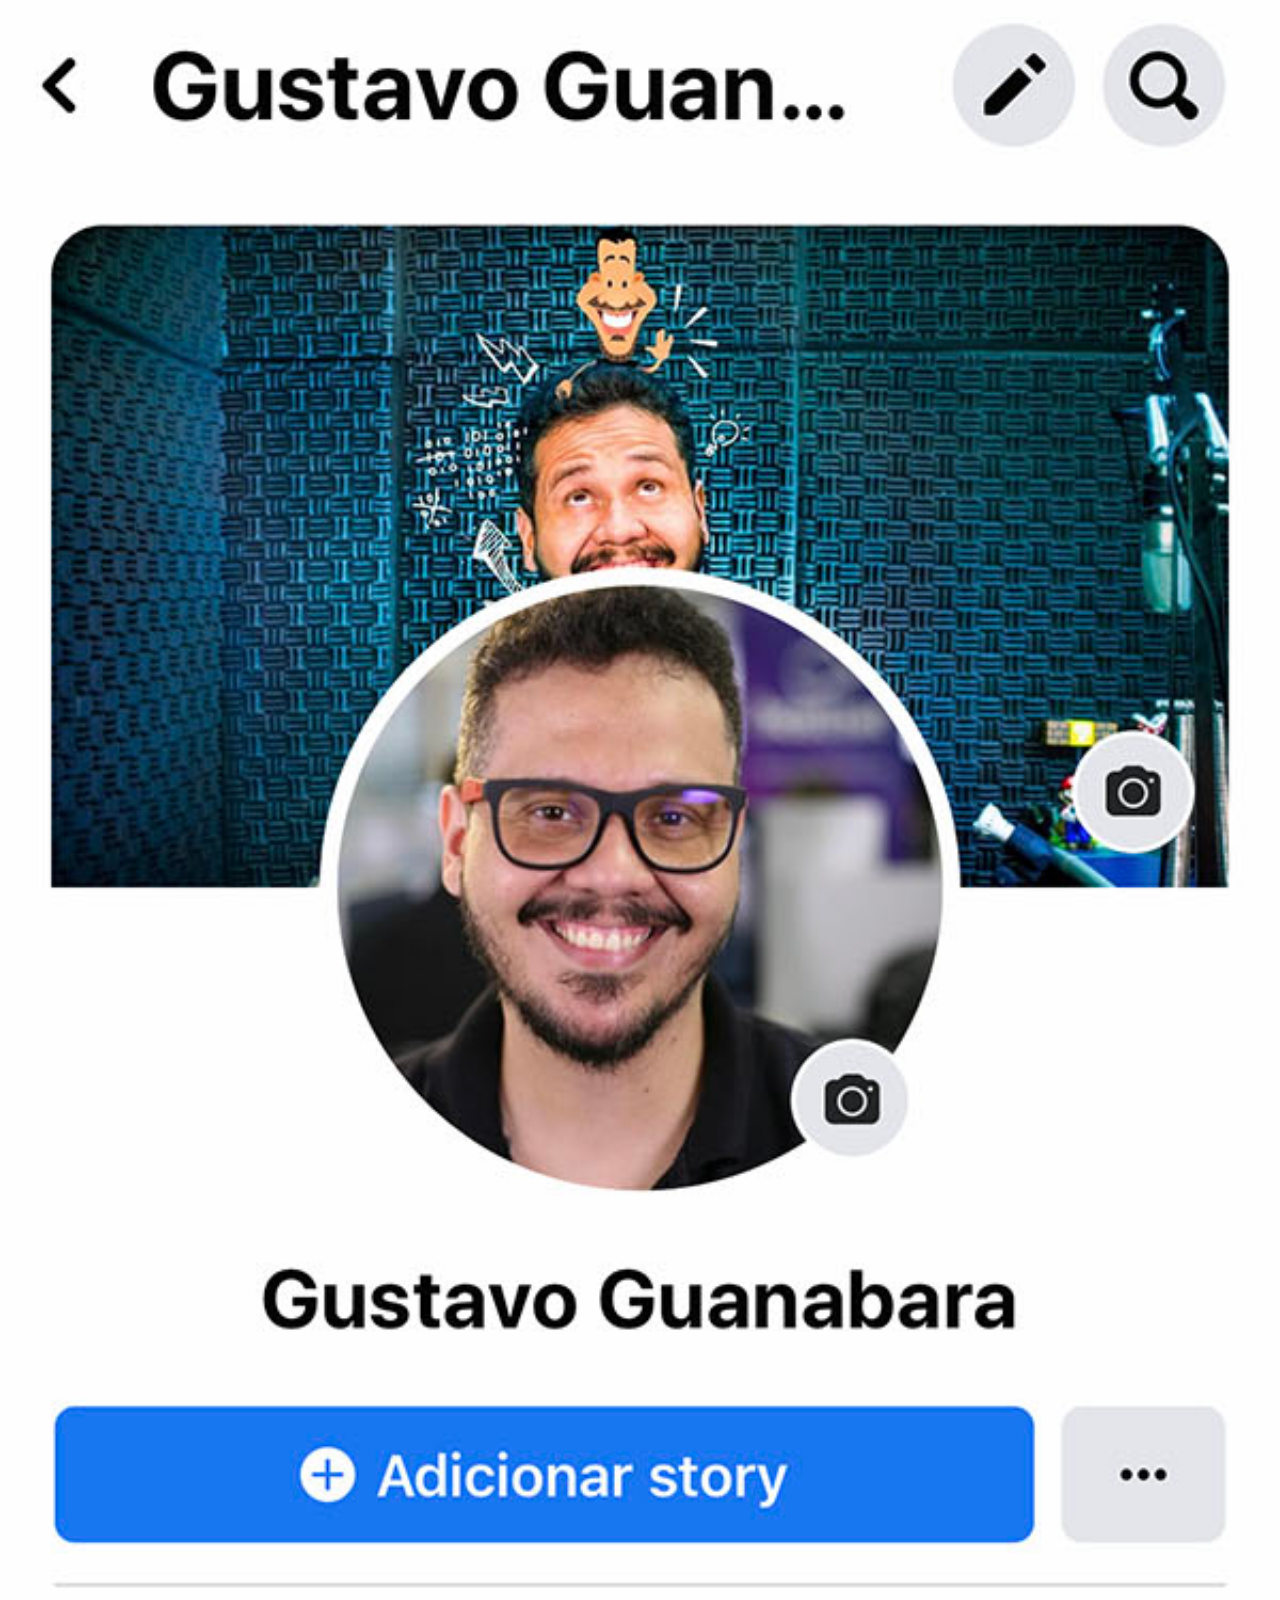
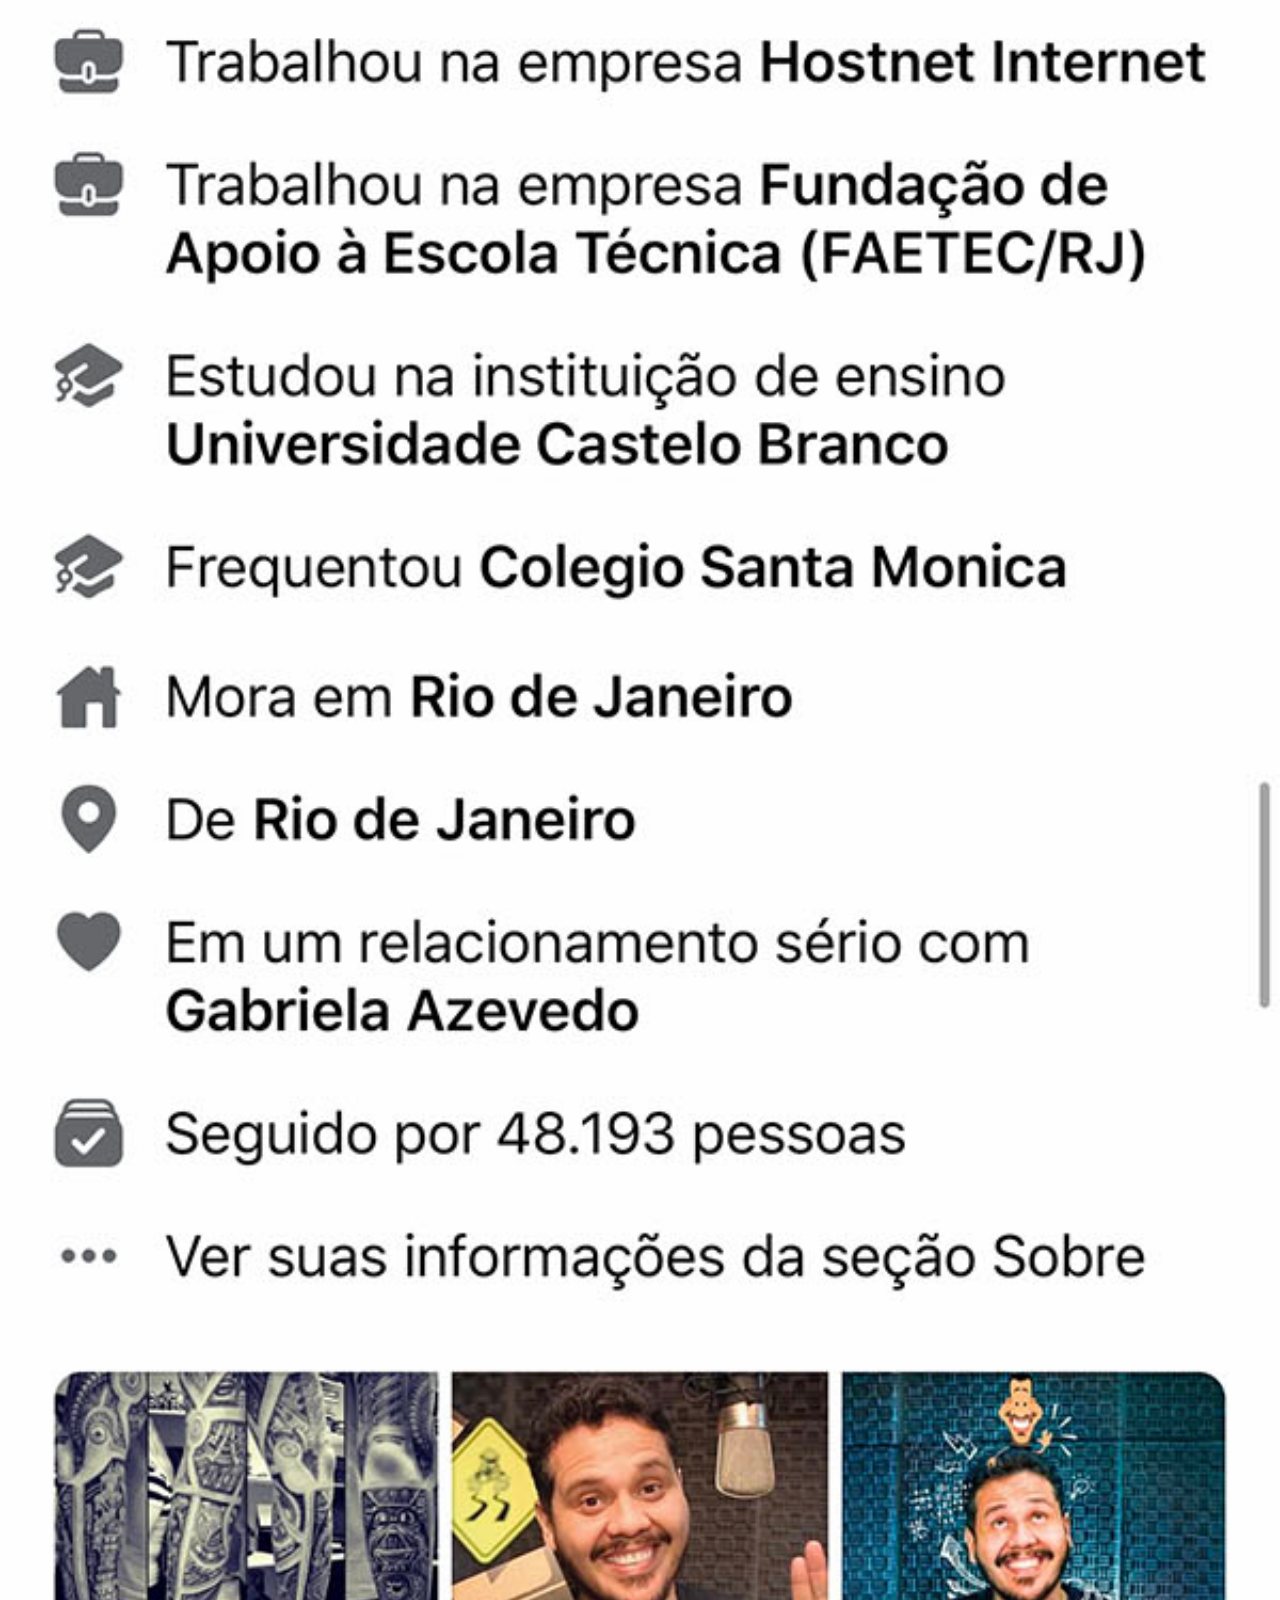
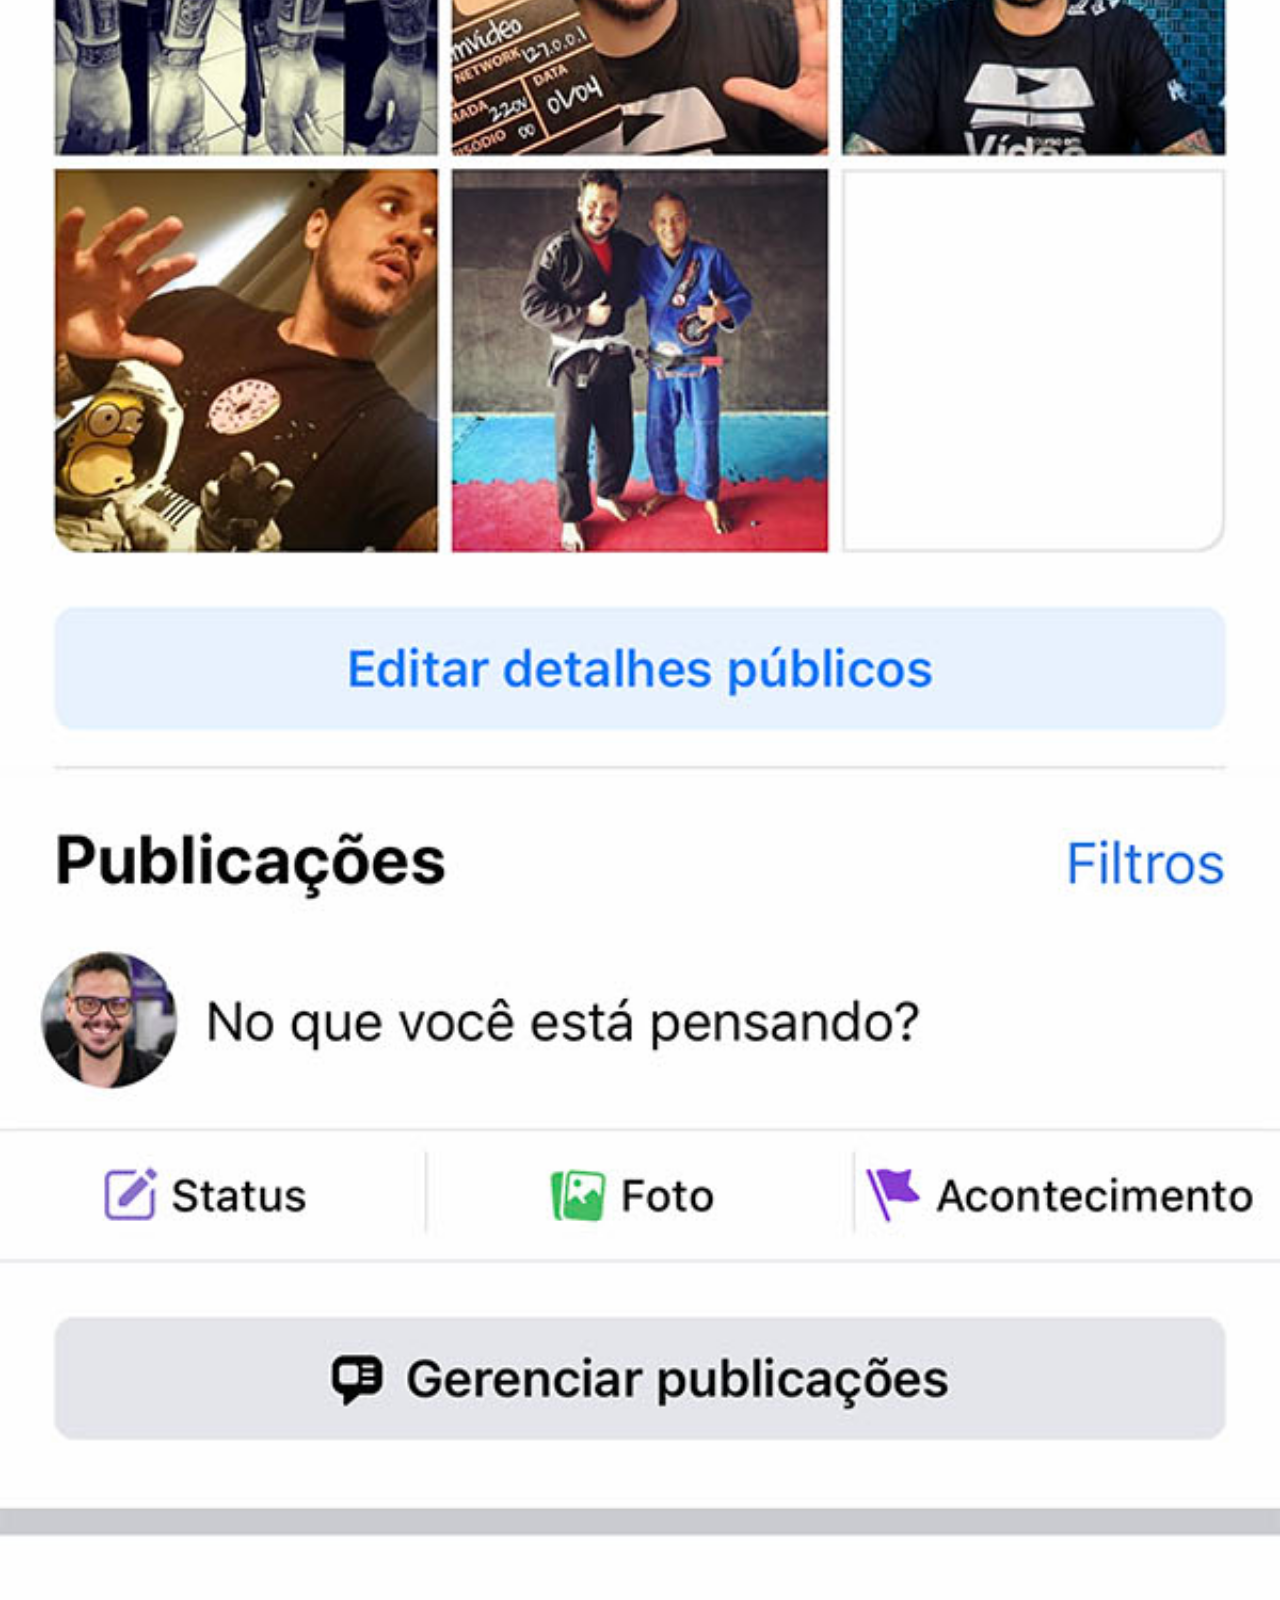
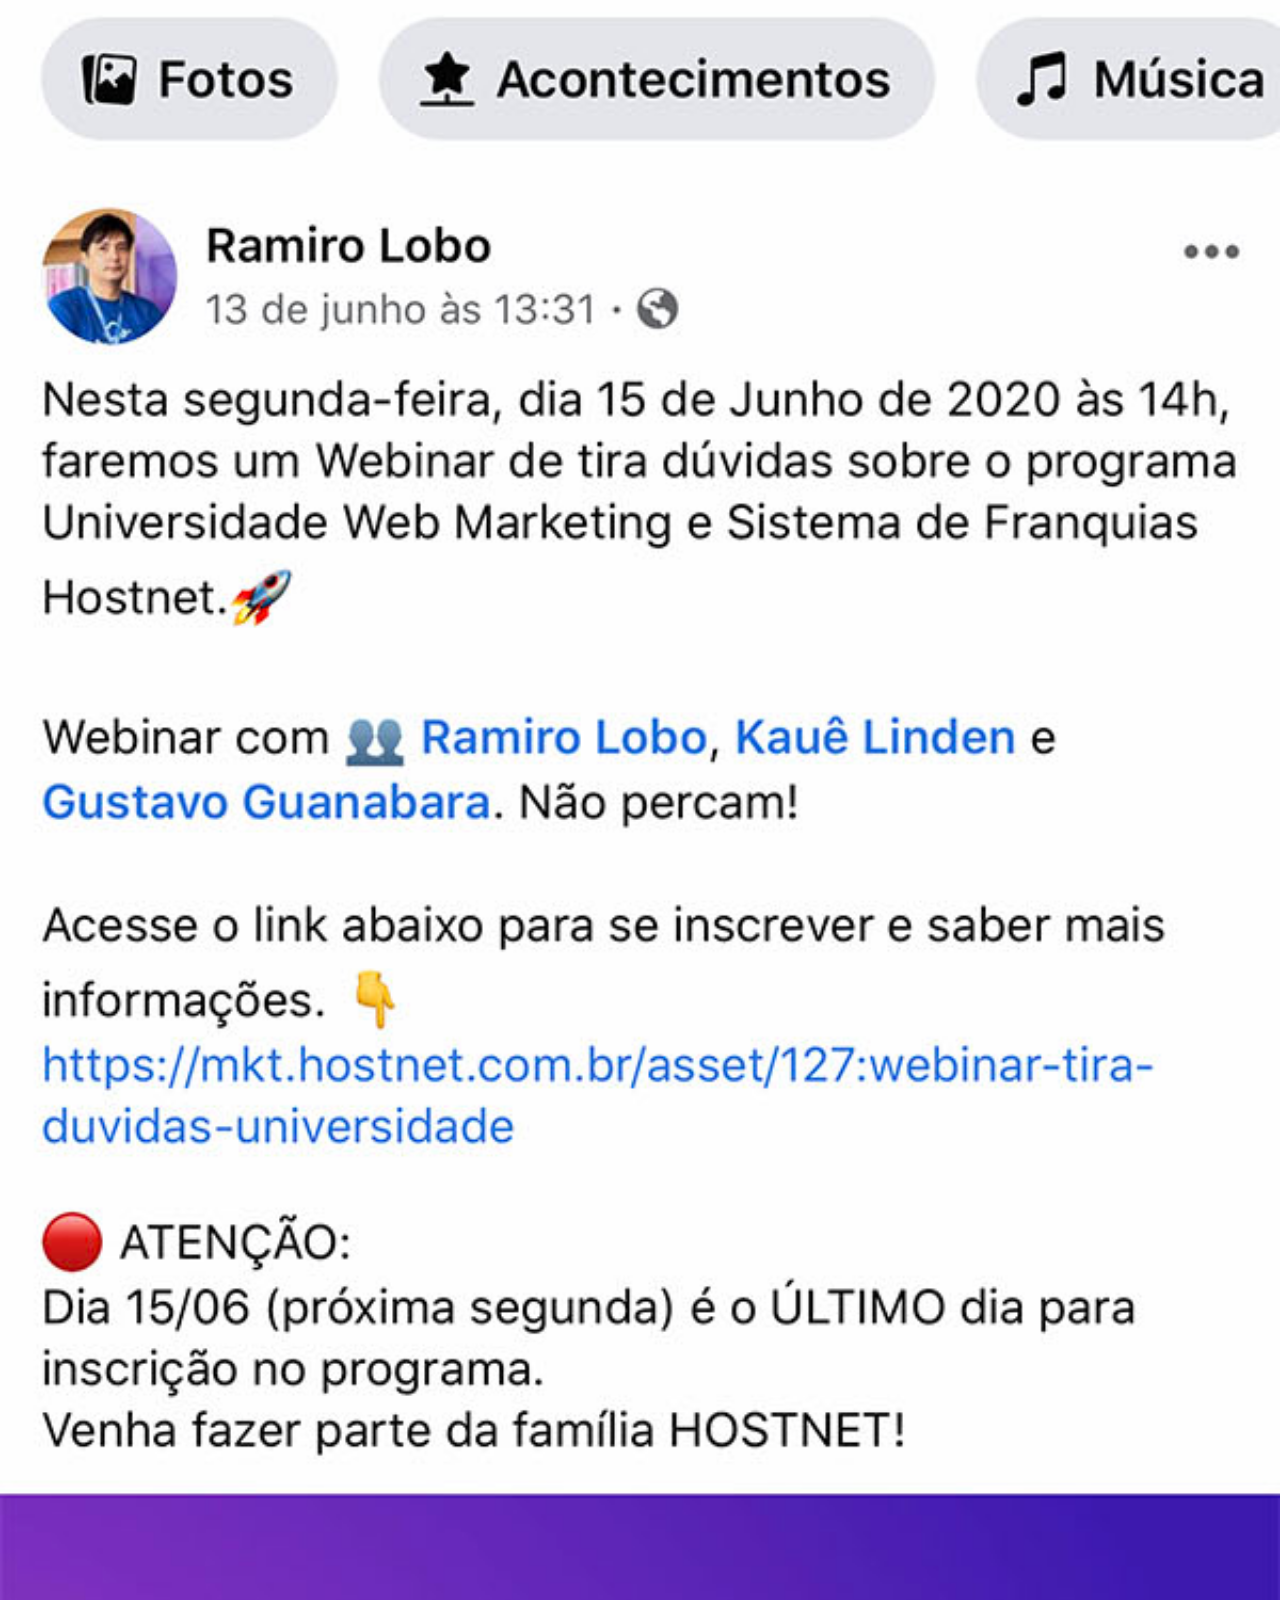
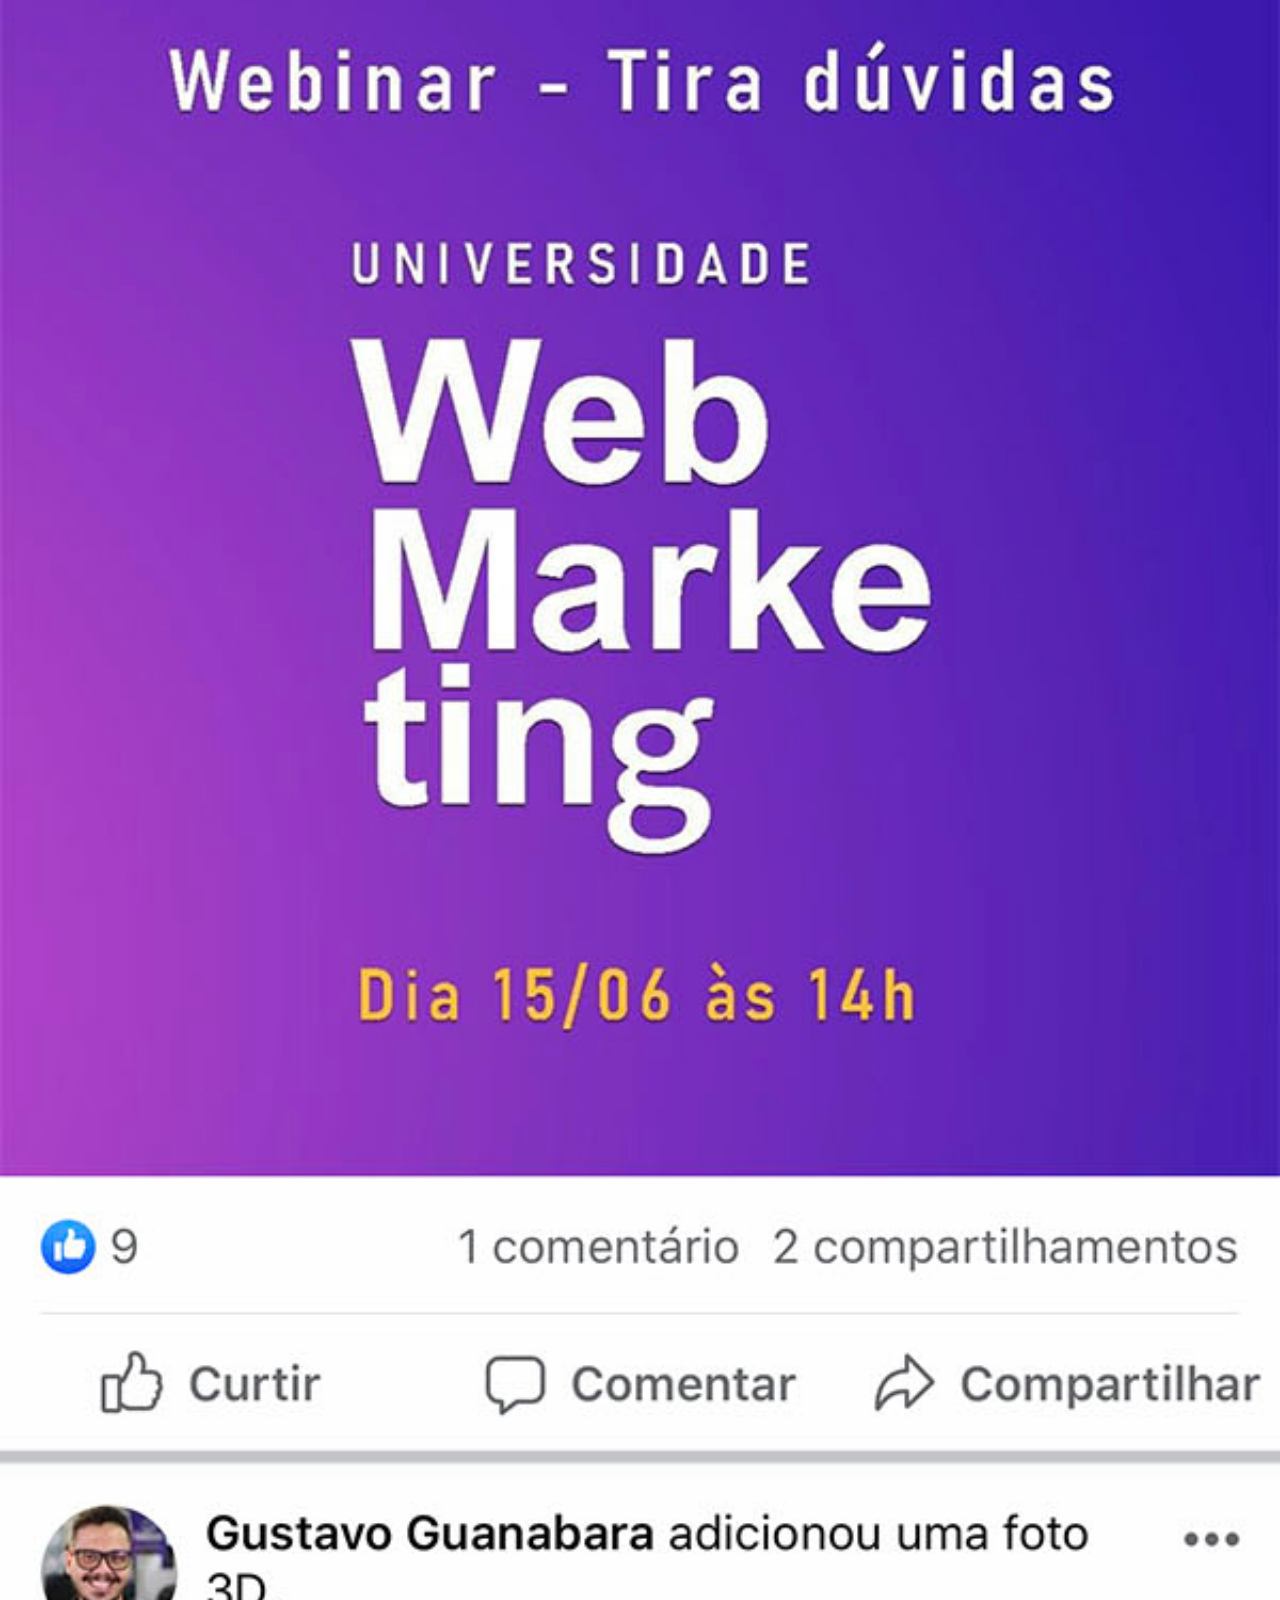
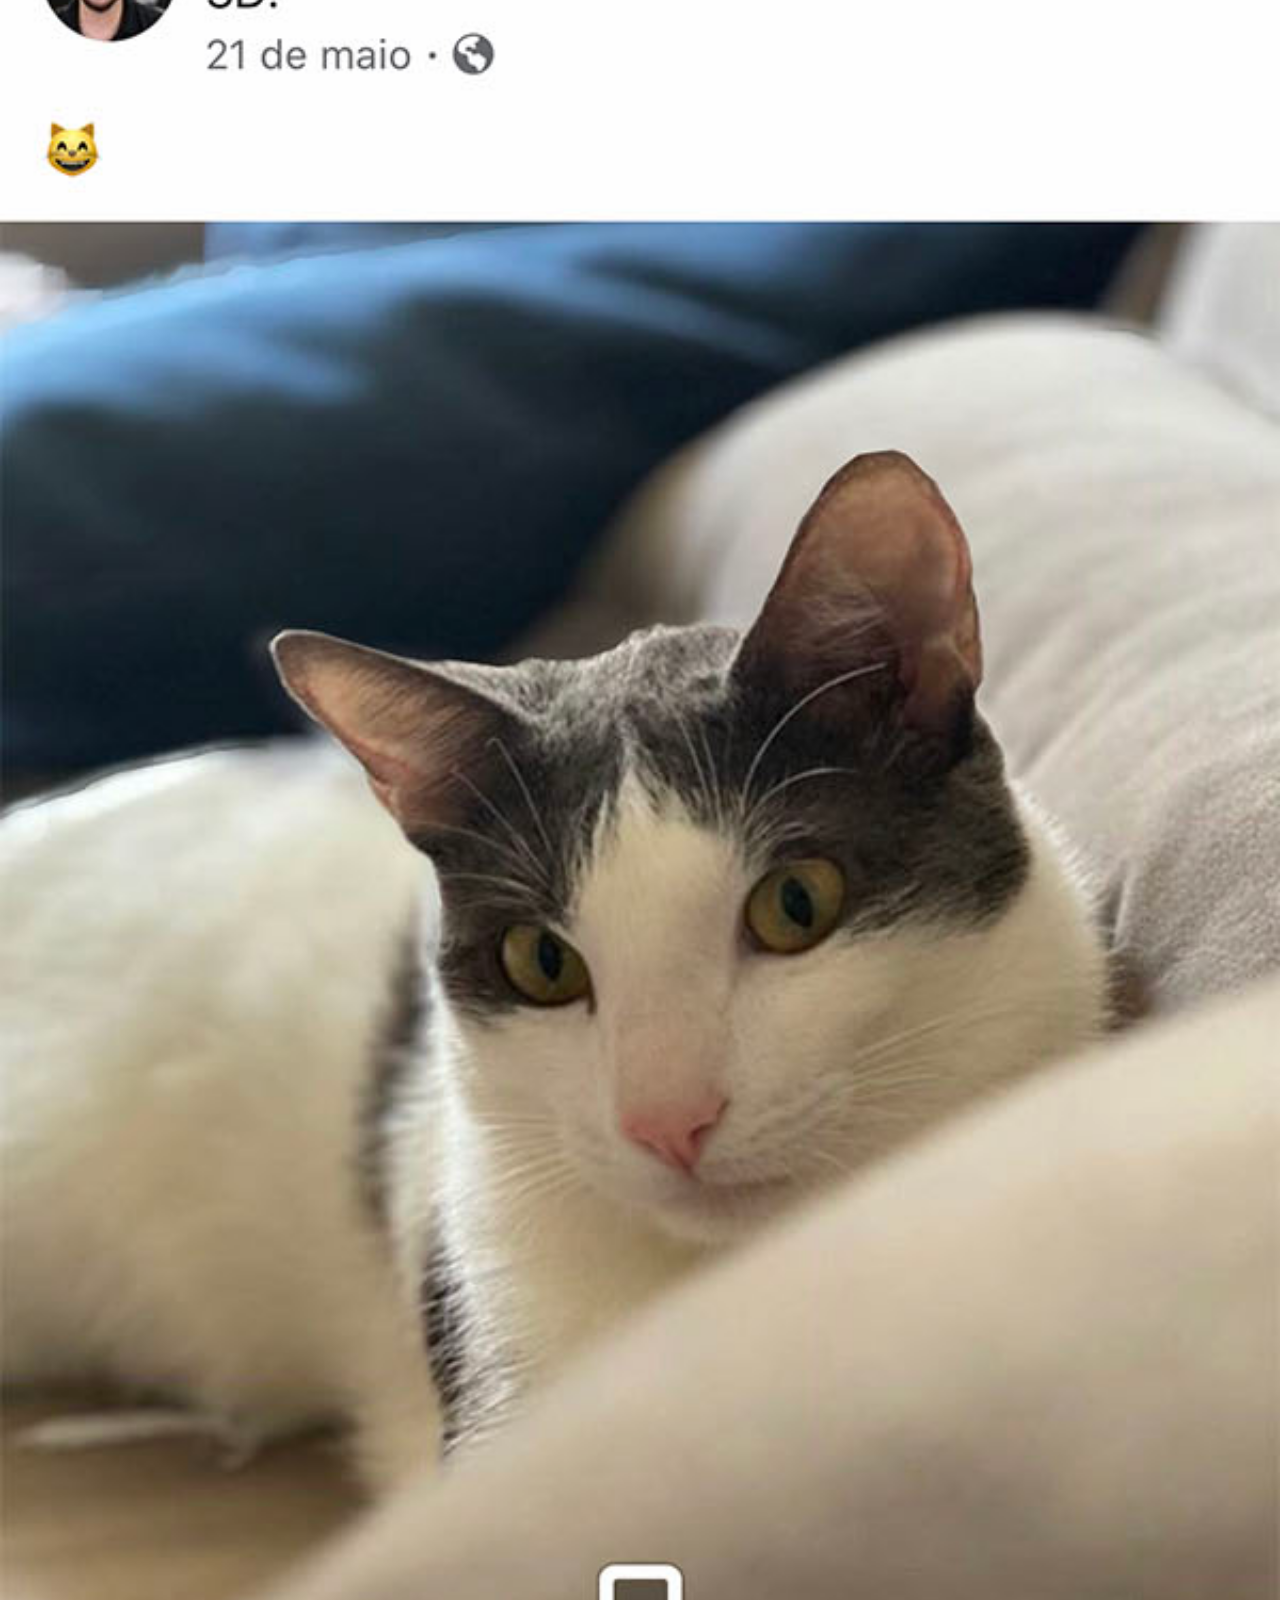
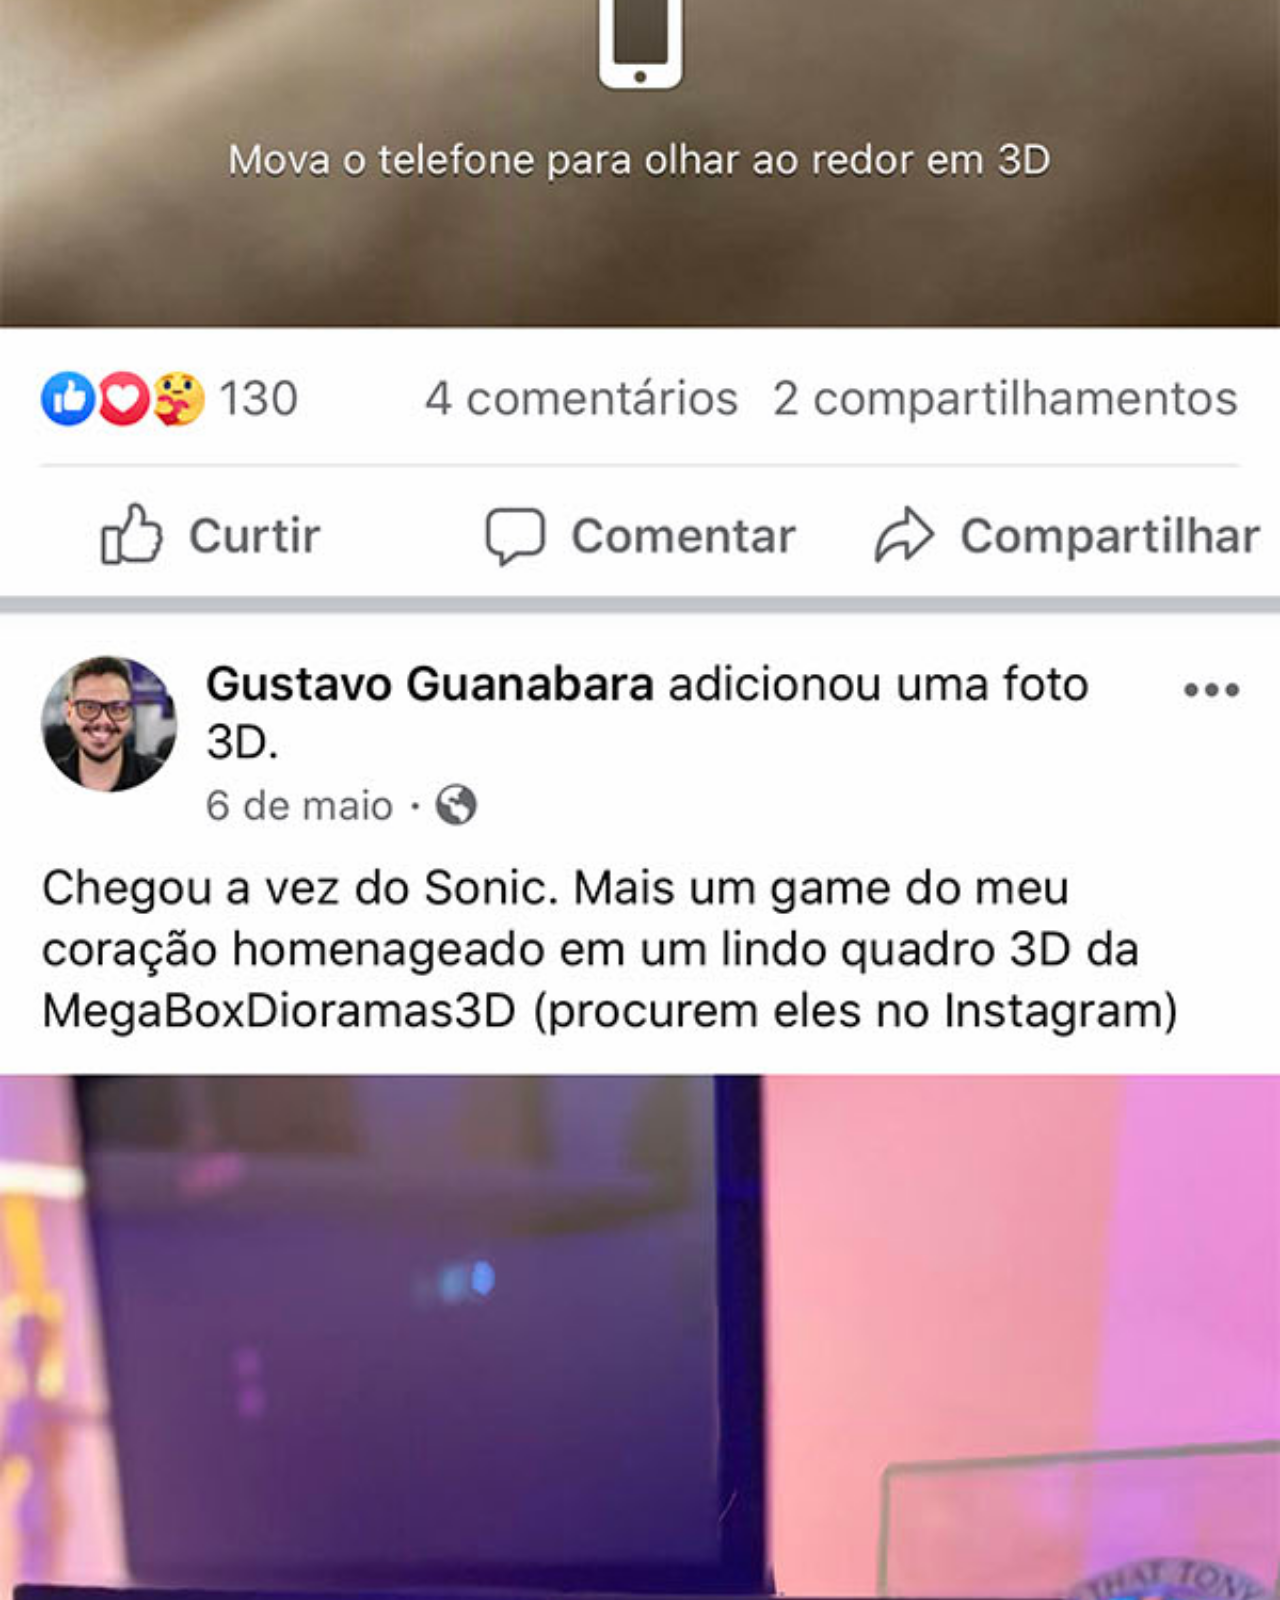
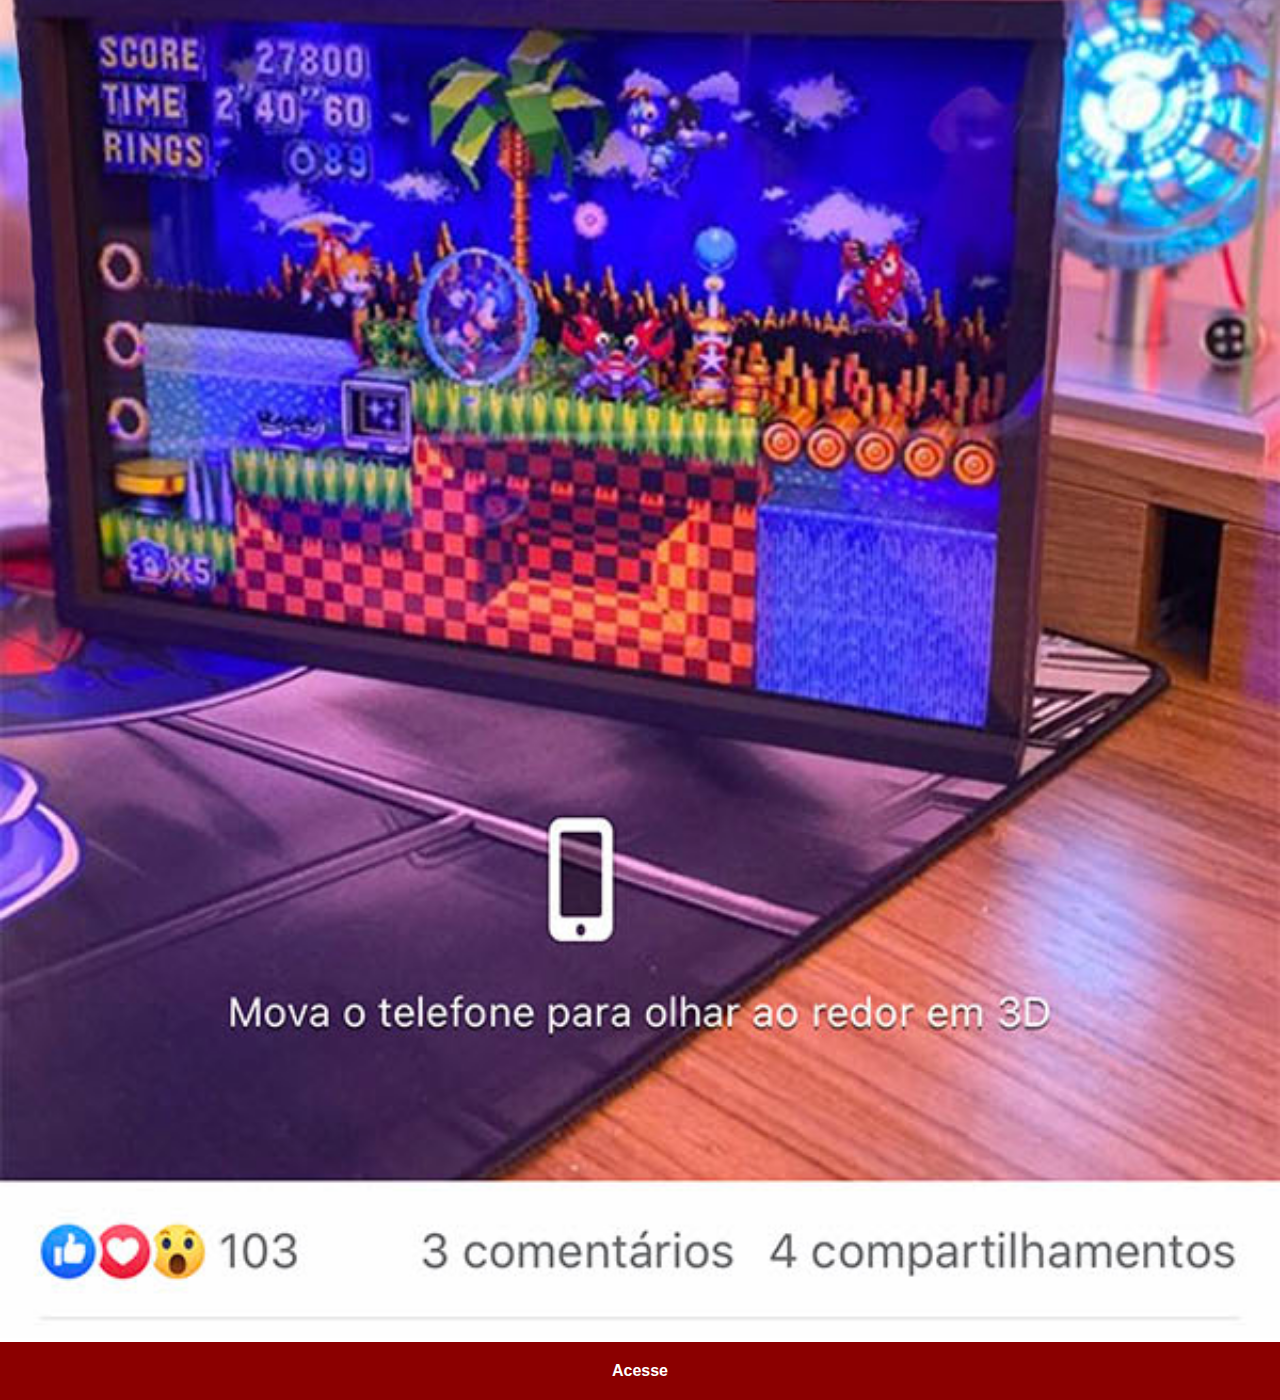
<file: facebook.html>
<!DOCTYPE html>
<html lang="en">
<head>
    <meta charset="UTF-8">
    <meta http-equiv="X-UA-Compatible" content="IE=edge">
    <meta name="viewport" content="width=device-width, initial-scale=1.0">
    <title>facebook</title>
    <link rel="stylesheet" href="estilos/social.css">
</head>
<body>
    <img src="imagens/tela-facebook.jpg" alt="facebook">
    <a href="https://www.facebook.com/lucas.miguel.777363/" target="_blank">Acesse</a>
</body>
</html>
</file>
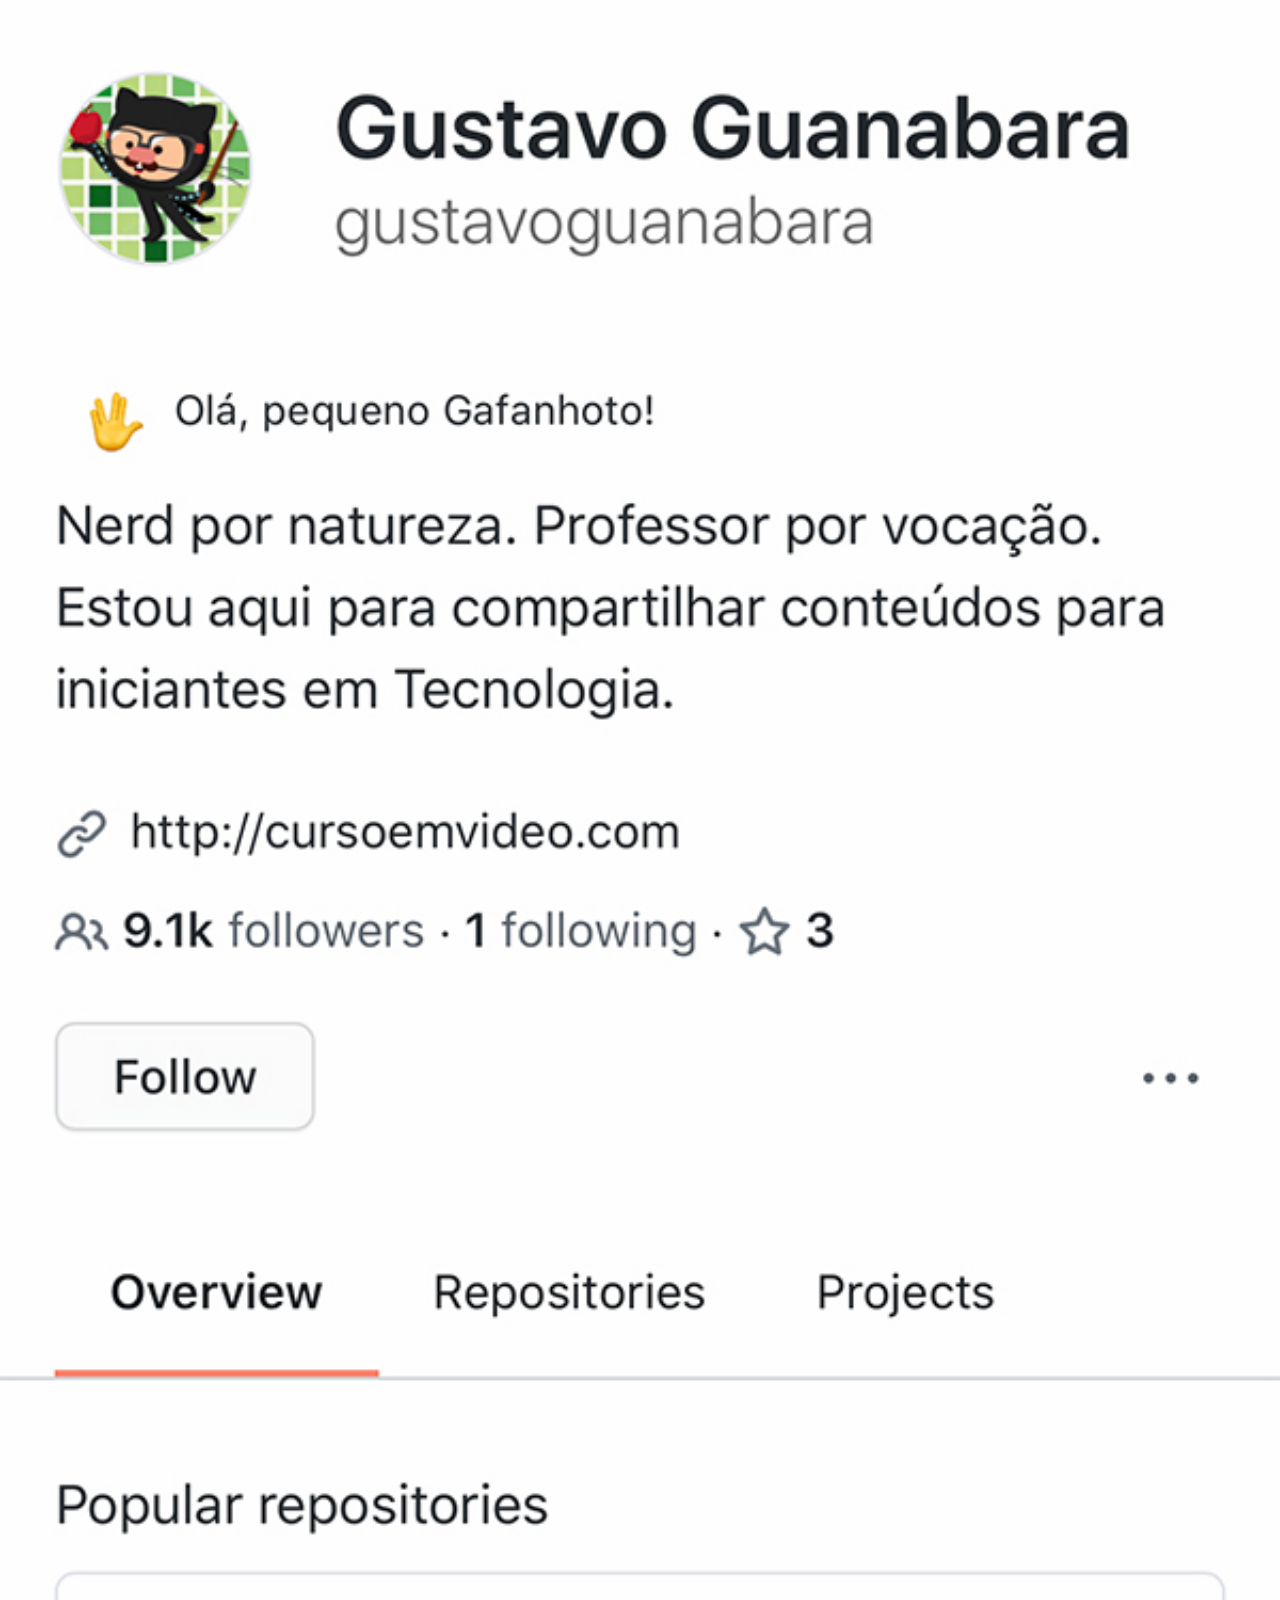
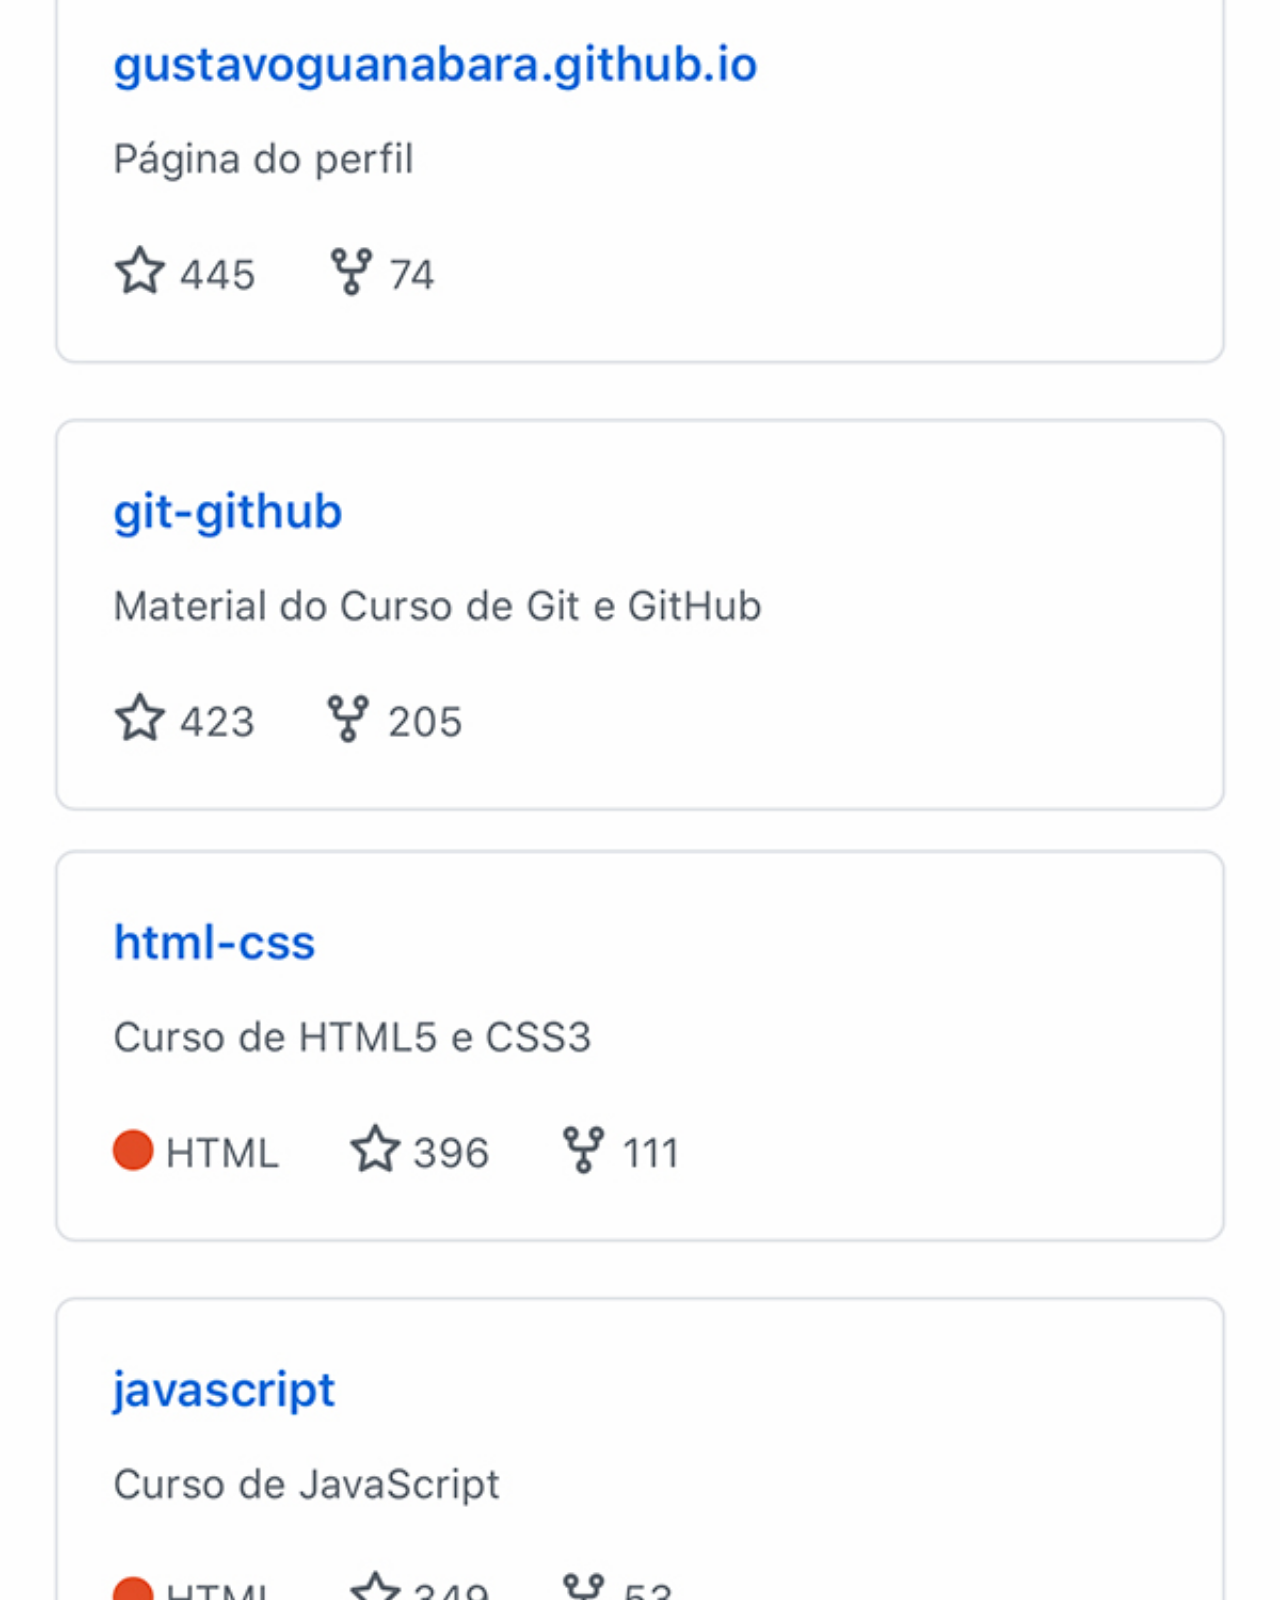
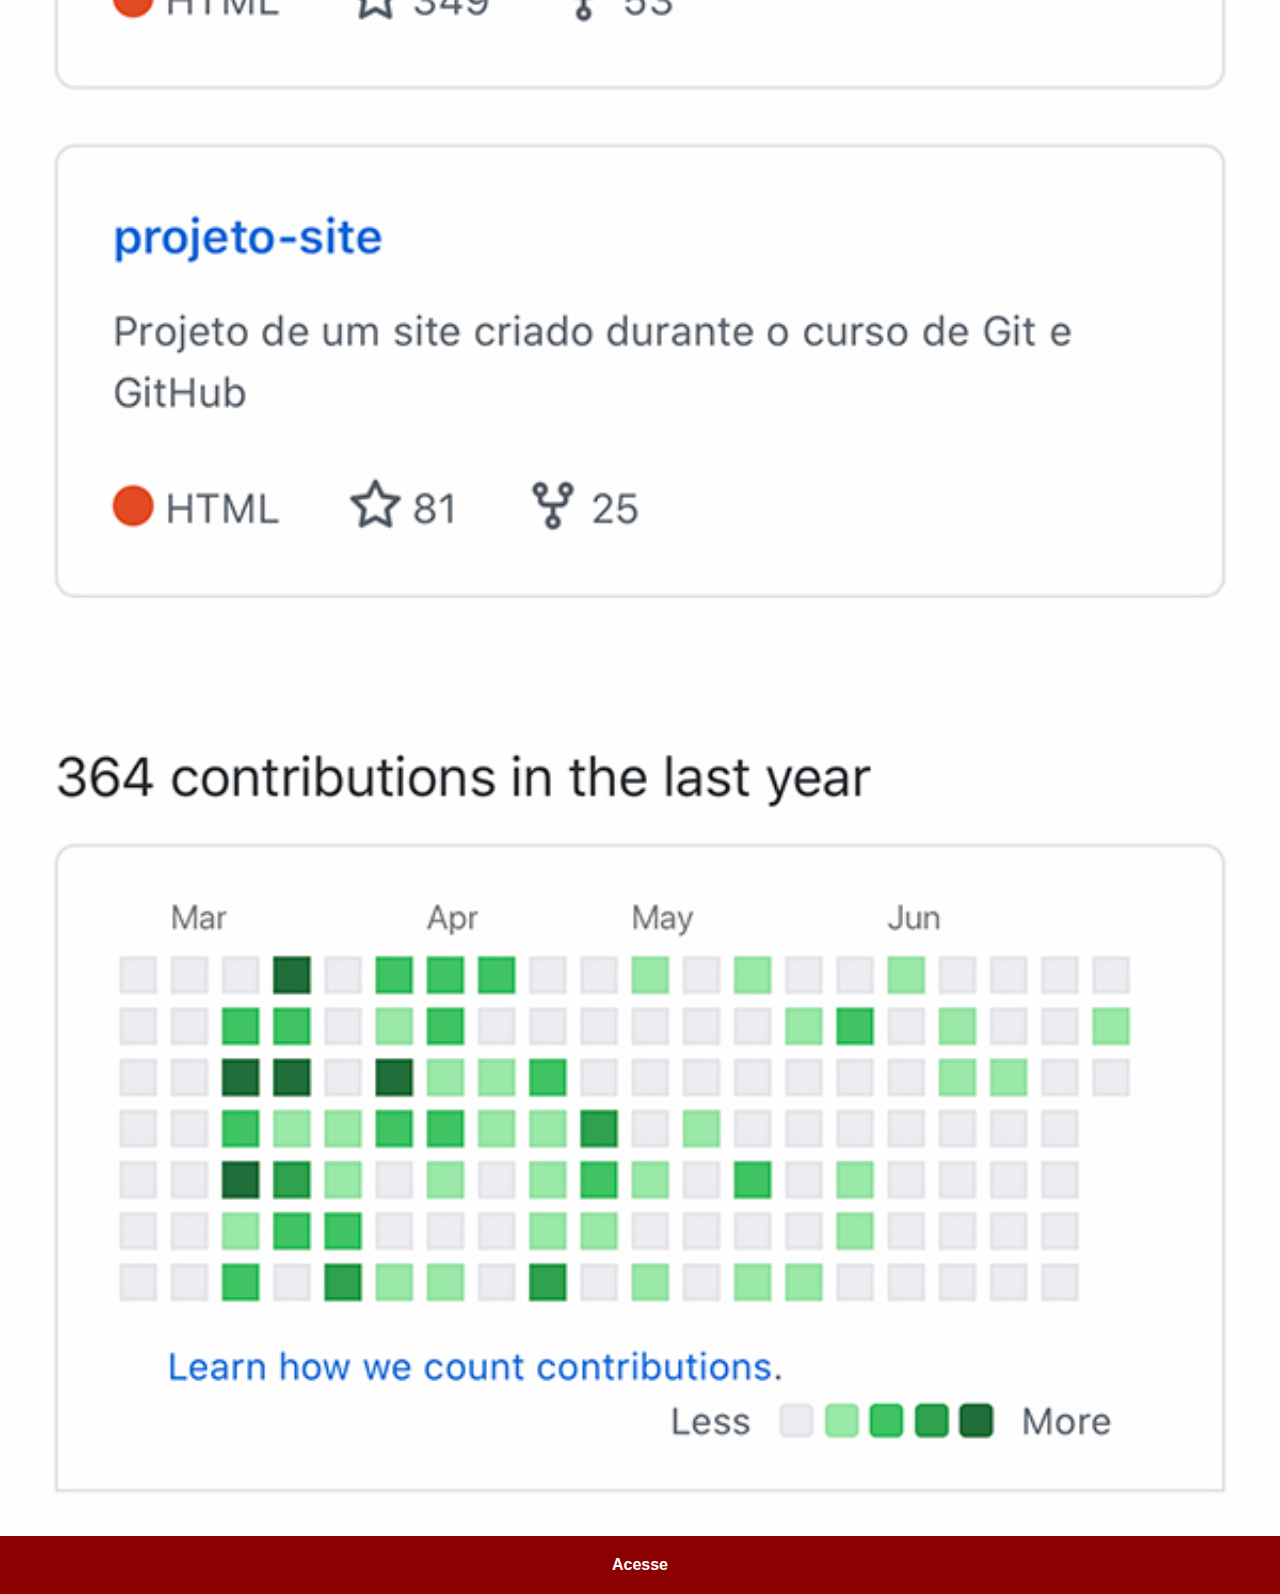
<file: github.html>
<!DOCTYPE html>
<html lang="en">
<head>
    <meta charset="UTF-8">
    <meta http-equiv="X-UA-Compatible" content="IE=edge">
    <meta name="viewport" content="width=device-width, initial-scale=1.0">
    <title>Document</title>
    <link rel="stylesheet" href="estilos/social.css">
</head>
<body>
    <img src="imagens/tela-github.jpg" alt="github">
    <a href="https://github.com/Likezaoo" target="_blank">Acesse</a>
</body>
</html>
</file>
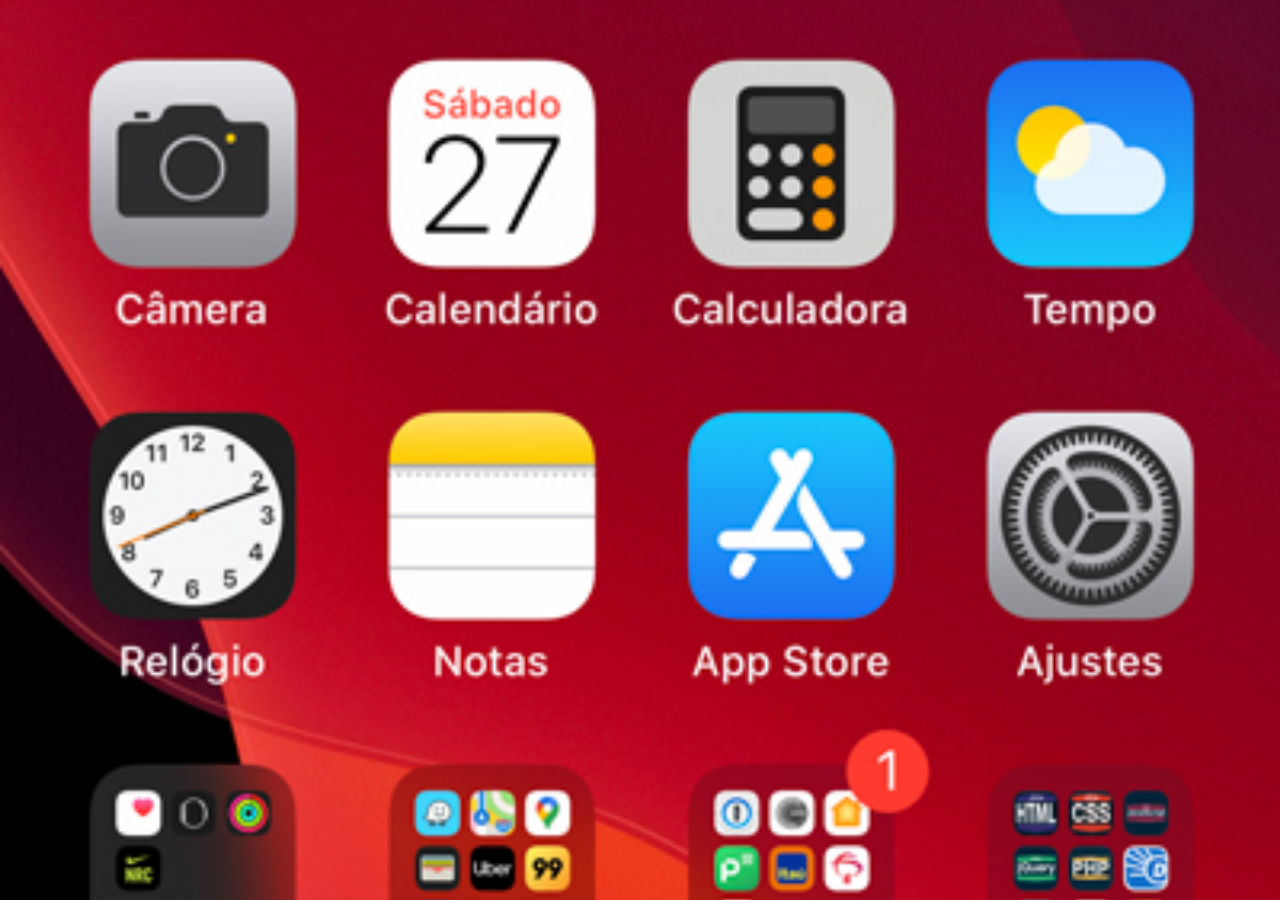
<file: home.html>
<!DOCTYPE html>
<html lang="pr-br">
<head>
    <meta charset="UTF-8">
    <meta http-equiv="X-UA-Compatible" content="IE=edge">
    <meta name="viewport" content="width=device-width, initial-scale=1.0">
    <title>Home</title>
    <style>
        *{
            margin: 0px;
            padding: 0px;
        }

        body{
            width: 100vw;
            height: 100vh;
            background: black url(imagens/tela-home.jpg) no-repeat top center;
            background-size: cover;
        }
    </style>
</head>
<body>
    
</body>
</html>
</file>
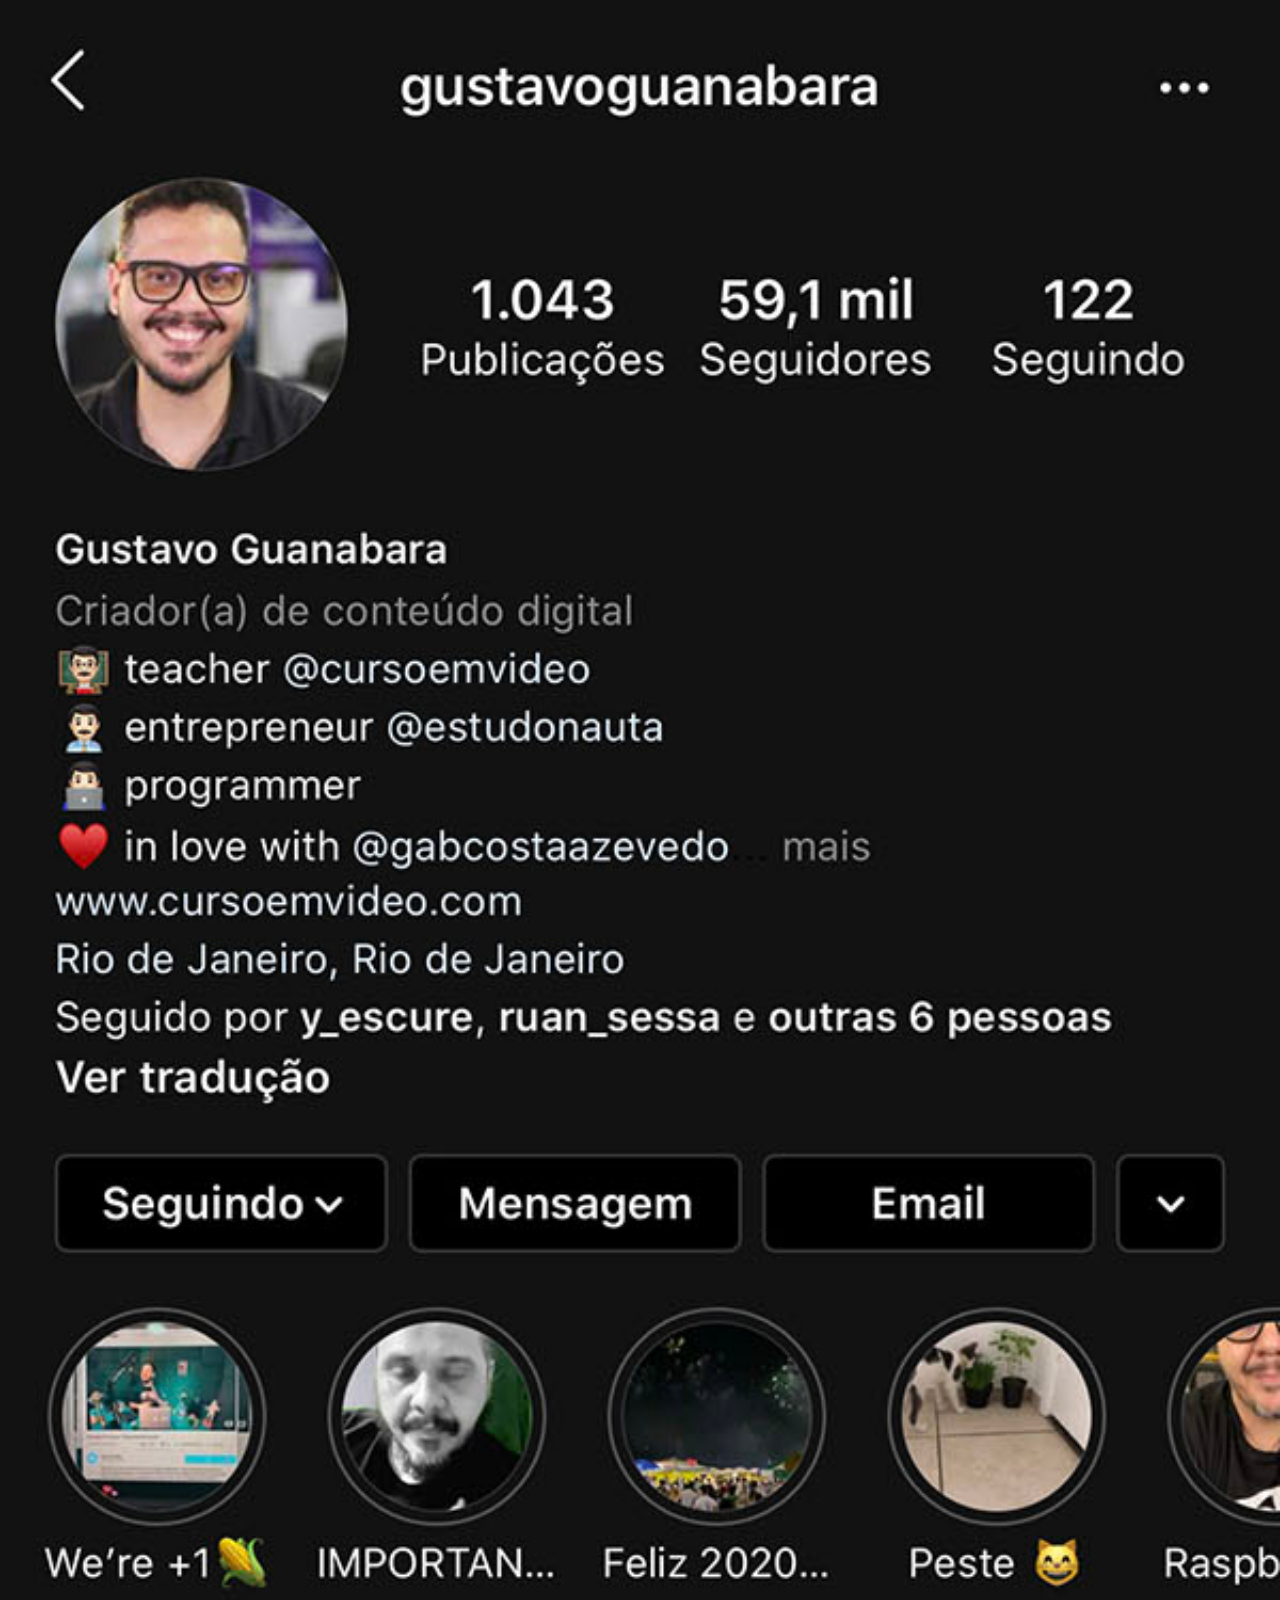
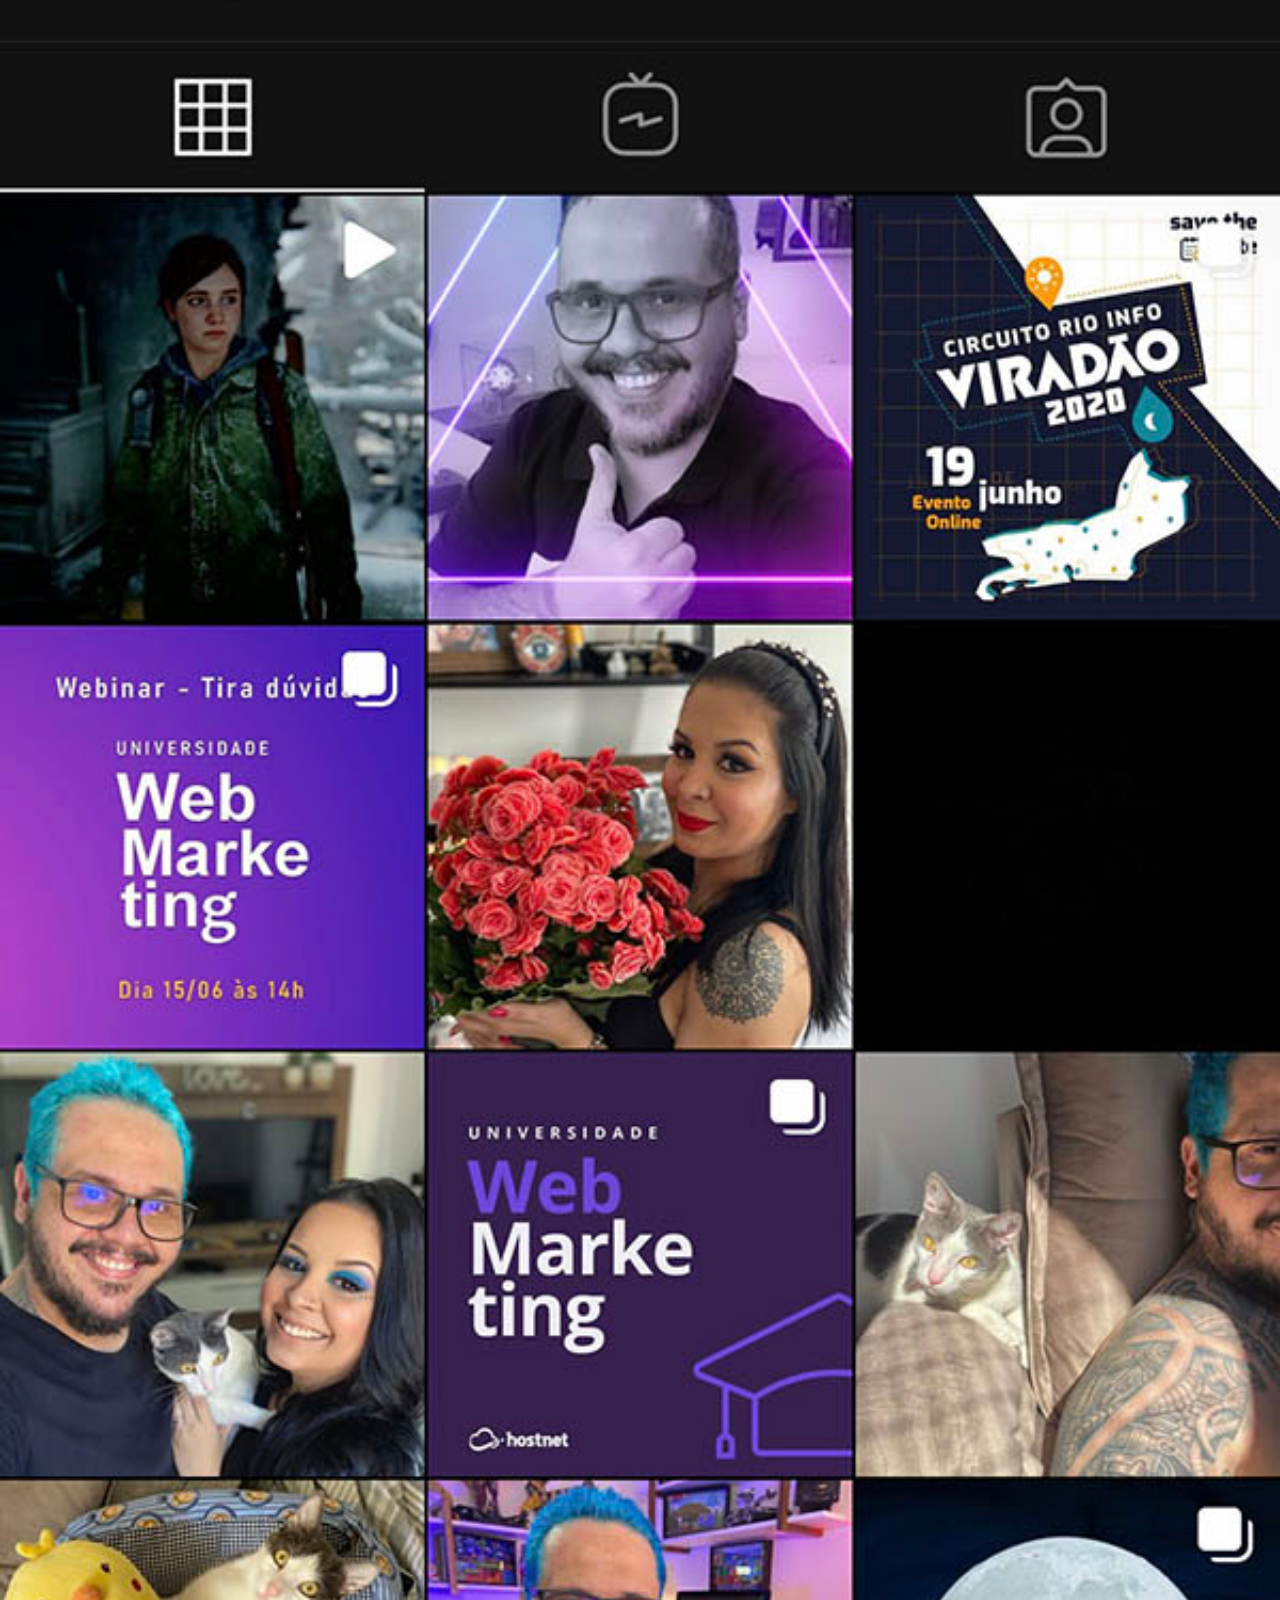
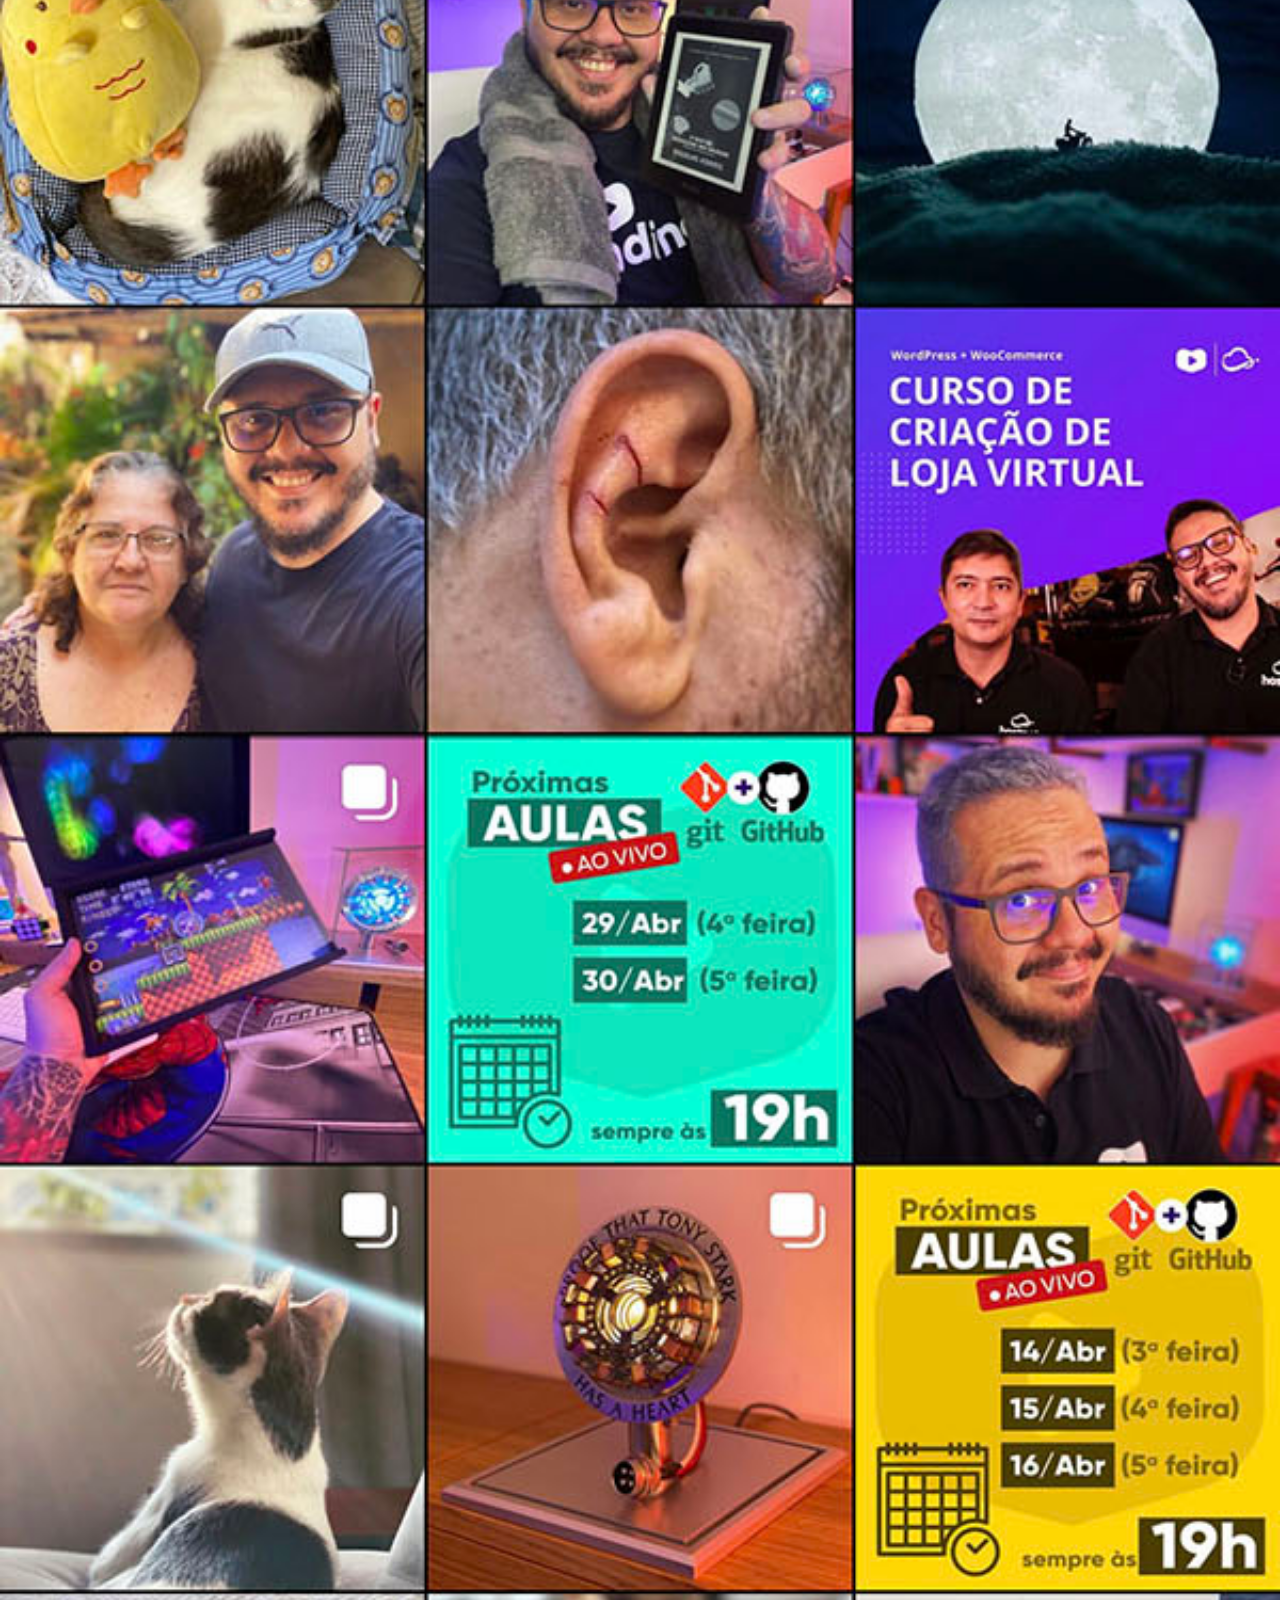
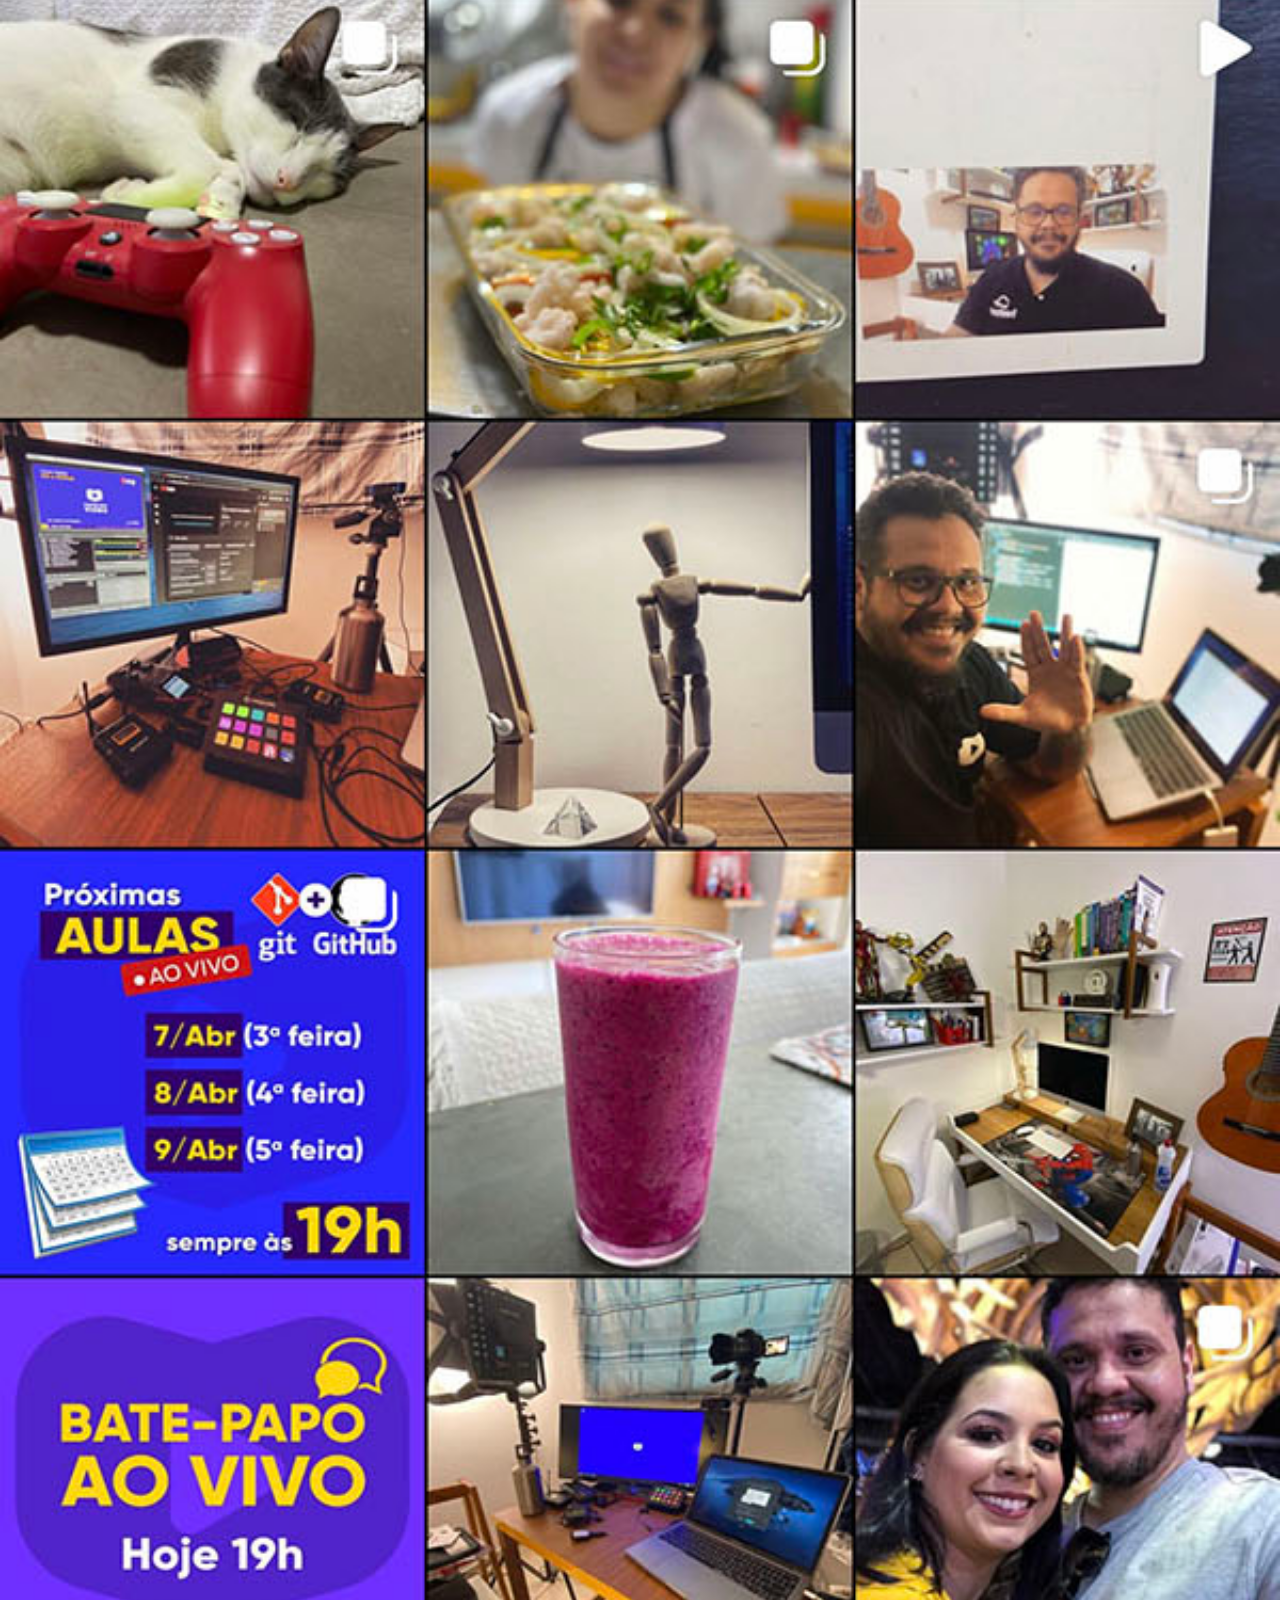
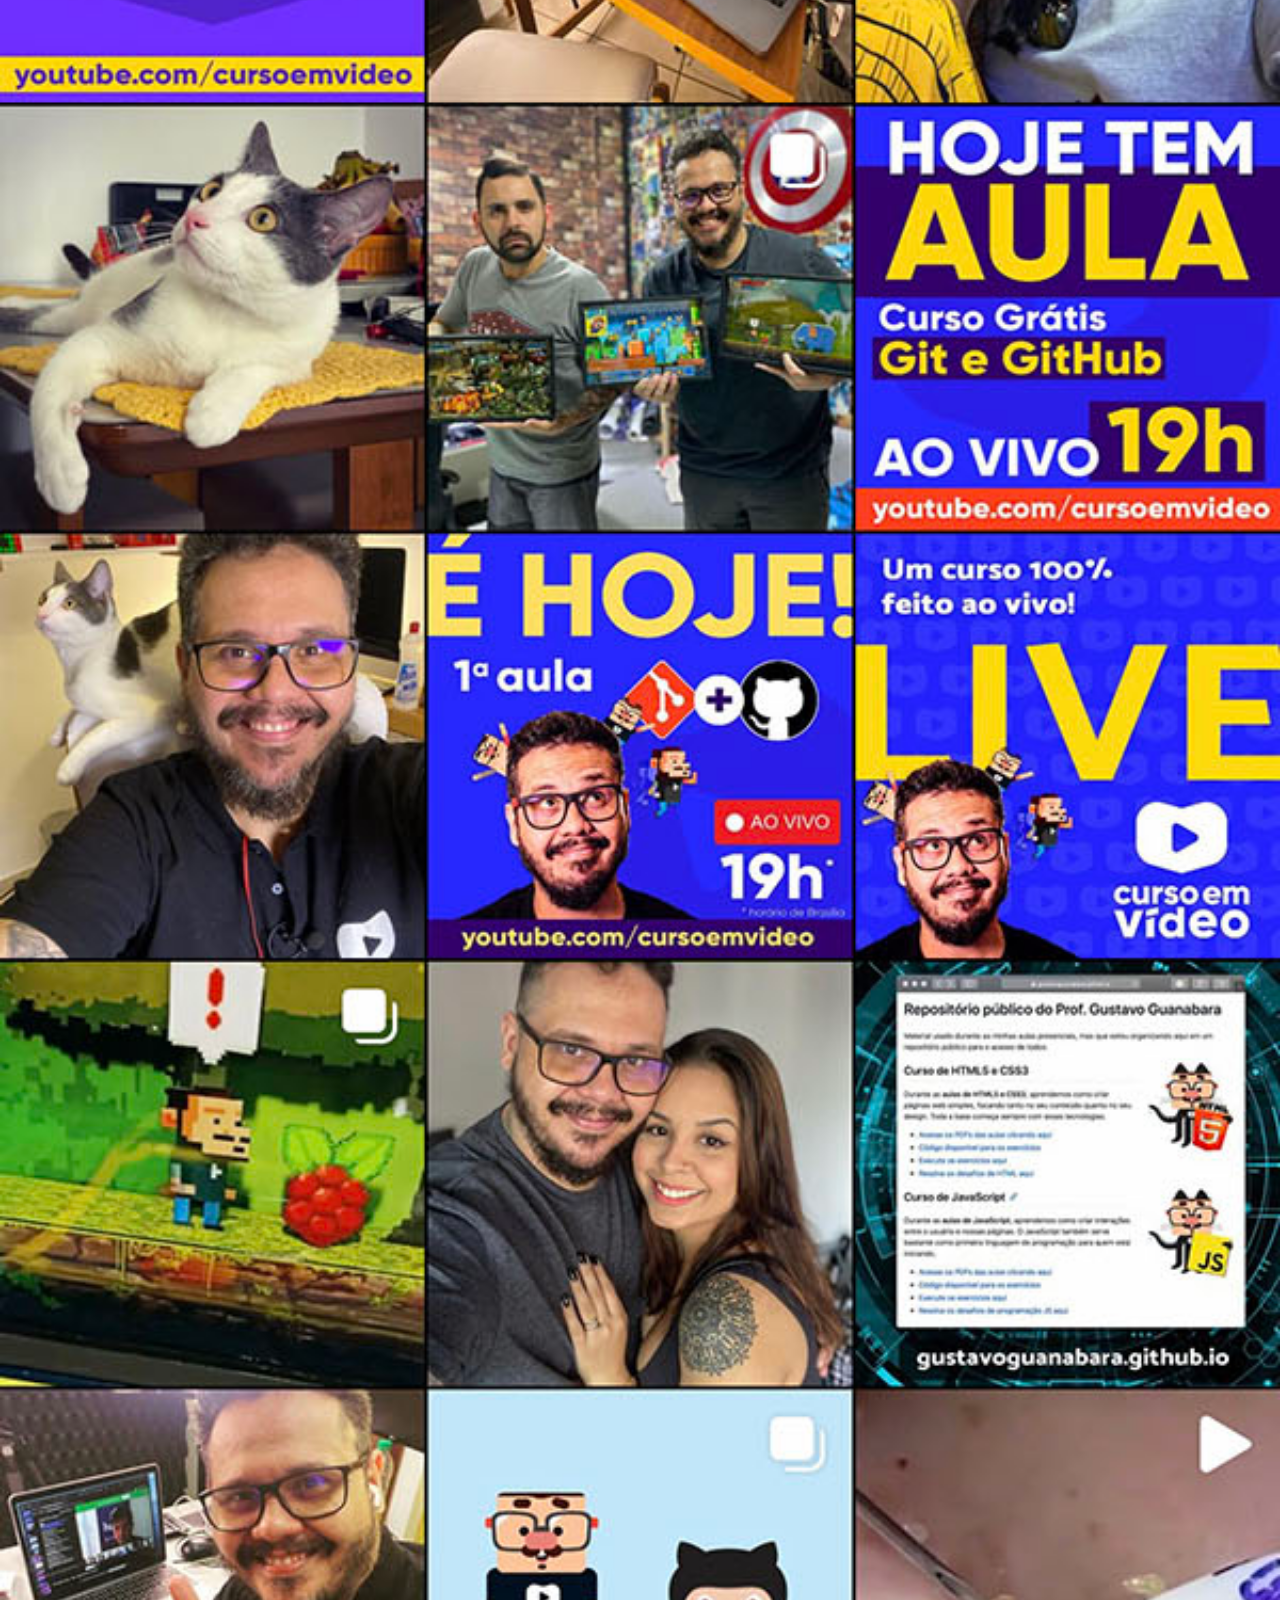
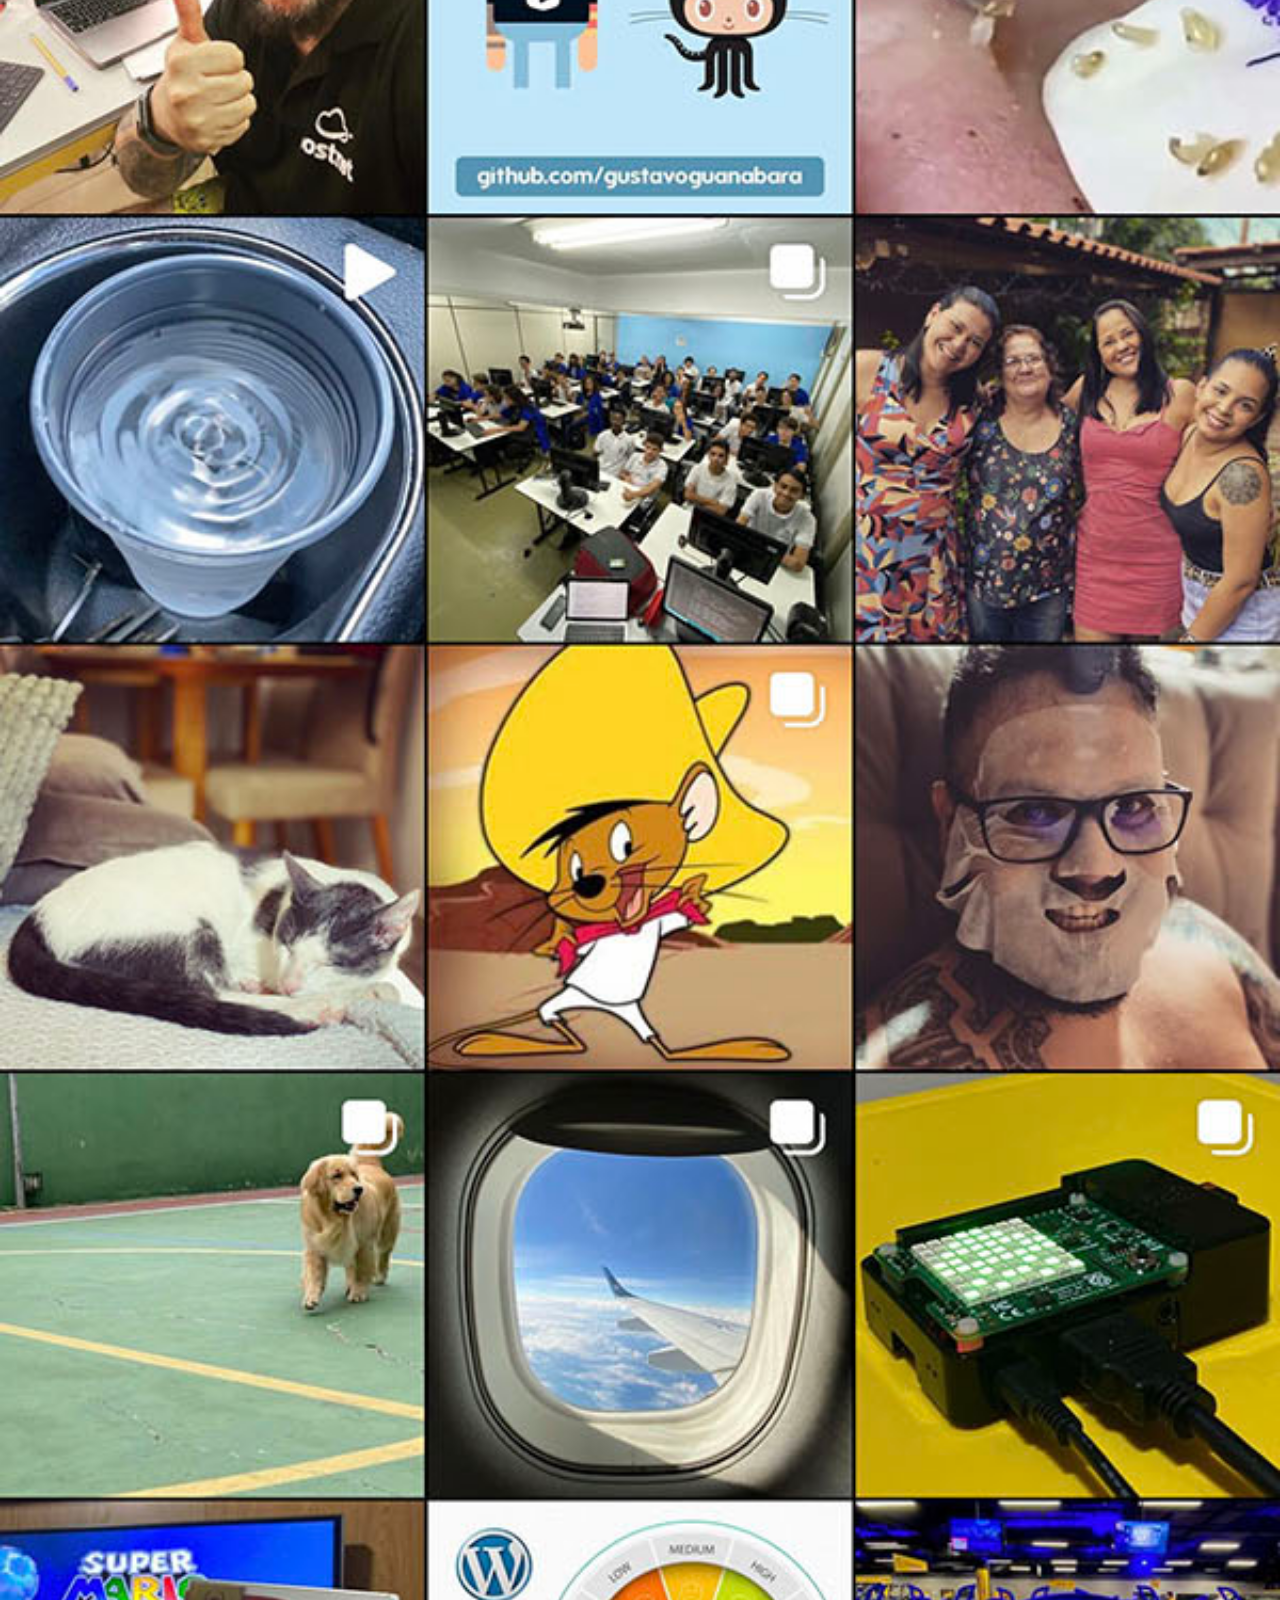
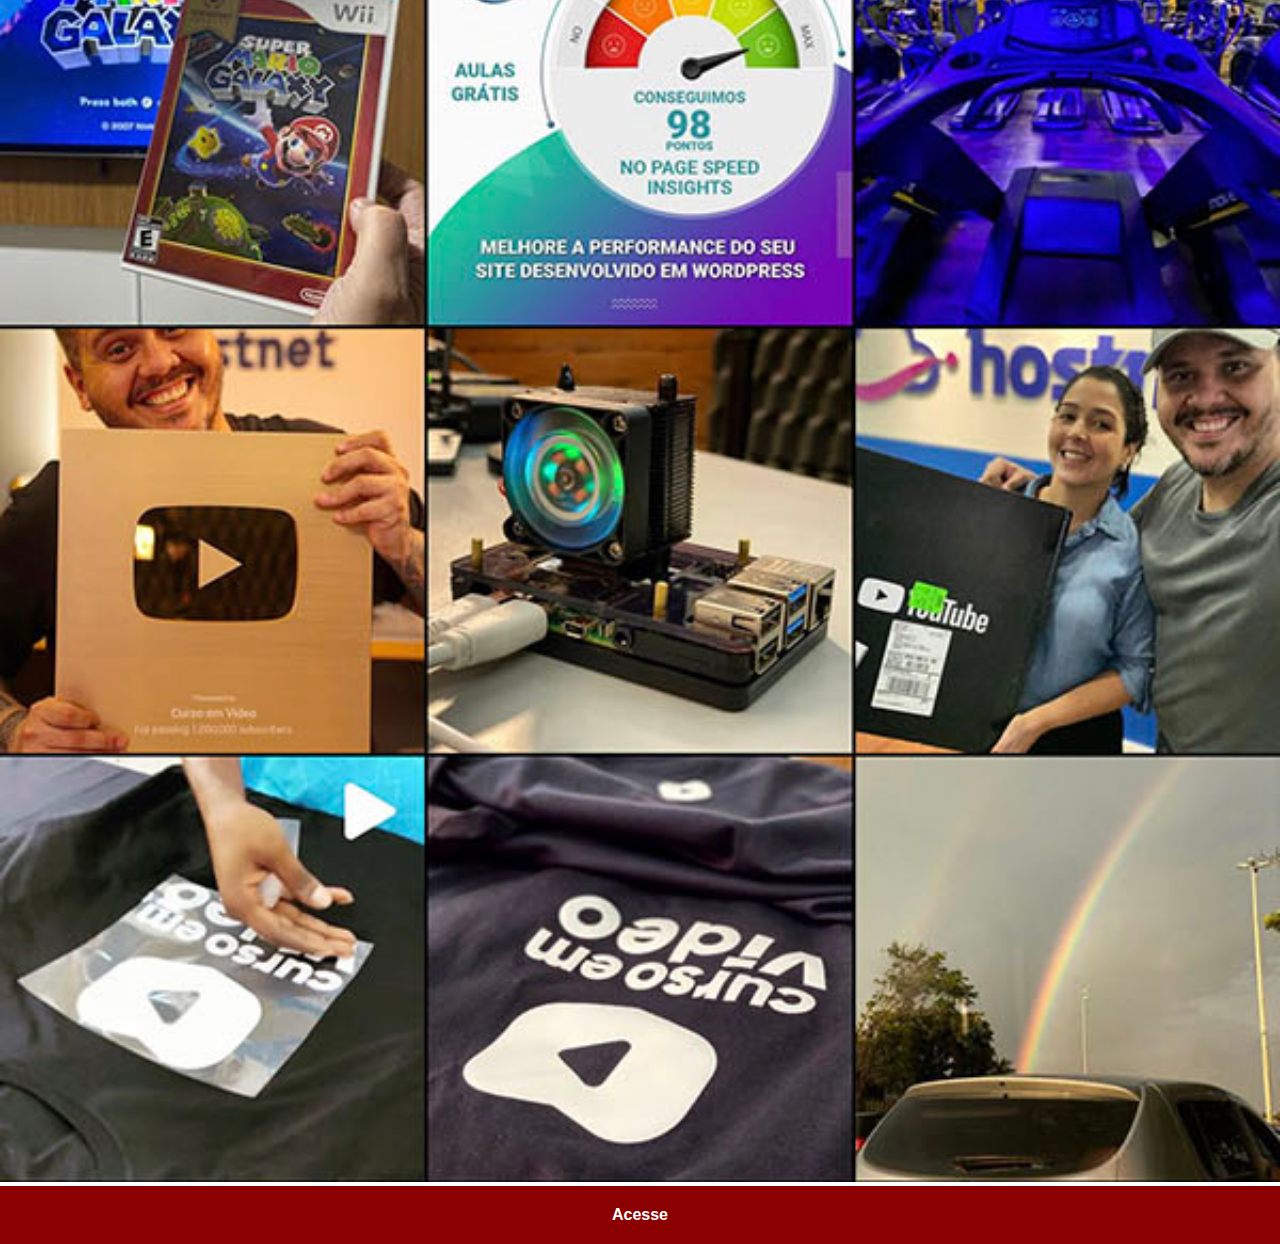
<file: instagram.html>
<!DOCTYPE html>
<html lang="pt-br">
<head>
    <meta charset="UTF-8">
    <meta http-equiv="X-UA-Compatible" content="IE=edge">
    <meta name="viewport" content="width=device-width, initial-scale=1.0">
    <title>Instagram</title>
    <link rel="stylesheet" href="estilos/social.css">
</head>
<body>
    <img src="imagens/tela-instagram.jpg" alt="Instagram">
    <a href="https://www.instagram.com/lucas_miguelsz/" target="_blank">Acesse</a>
</body>
</html>
</file>
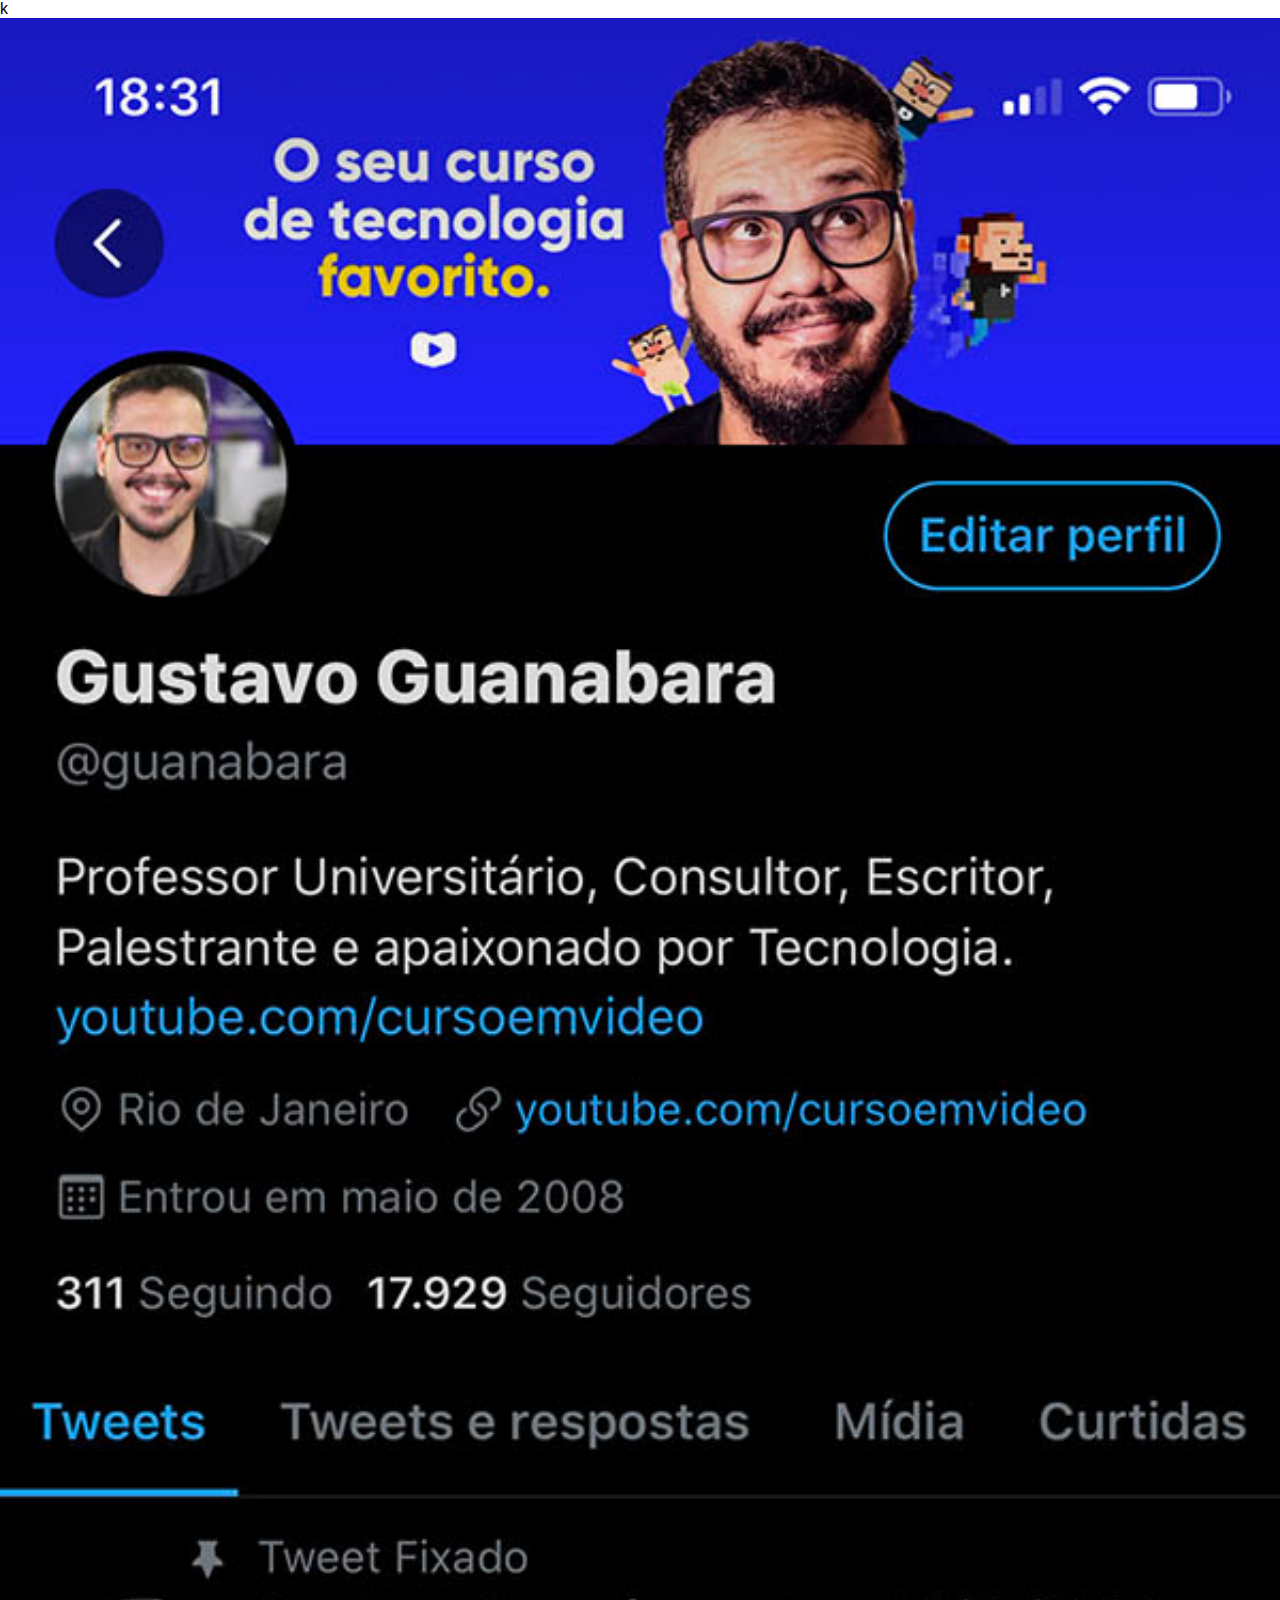
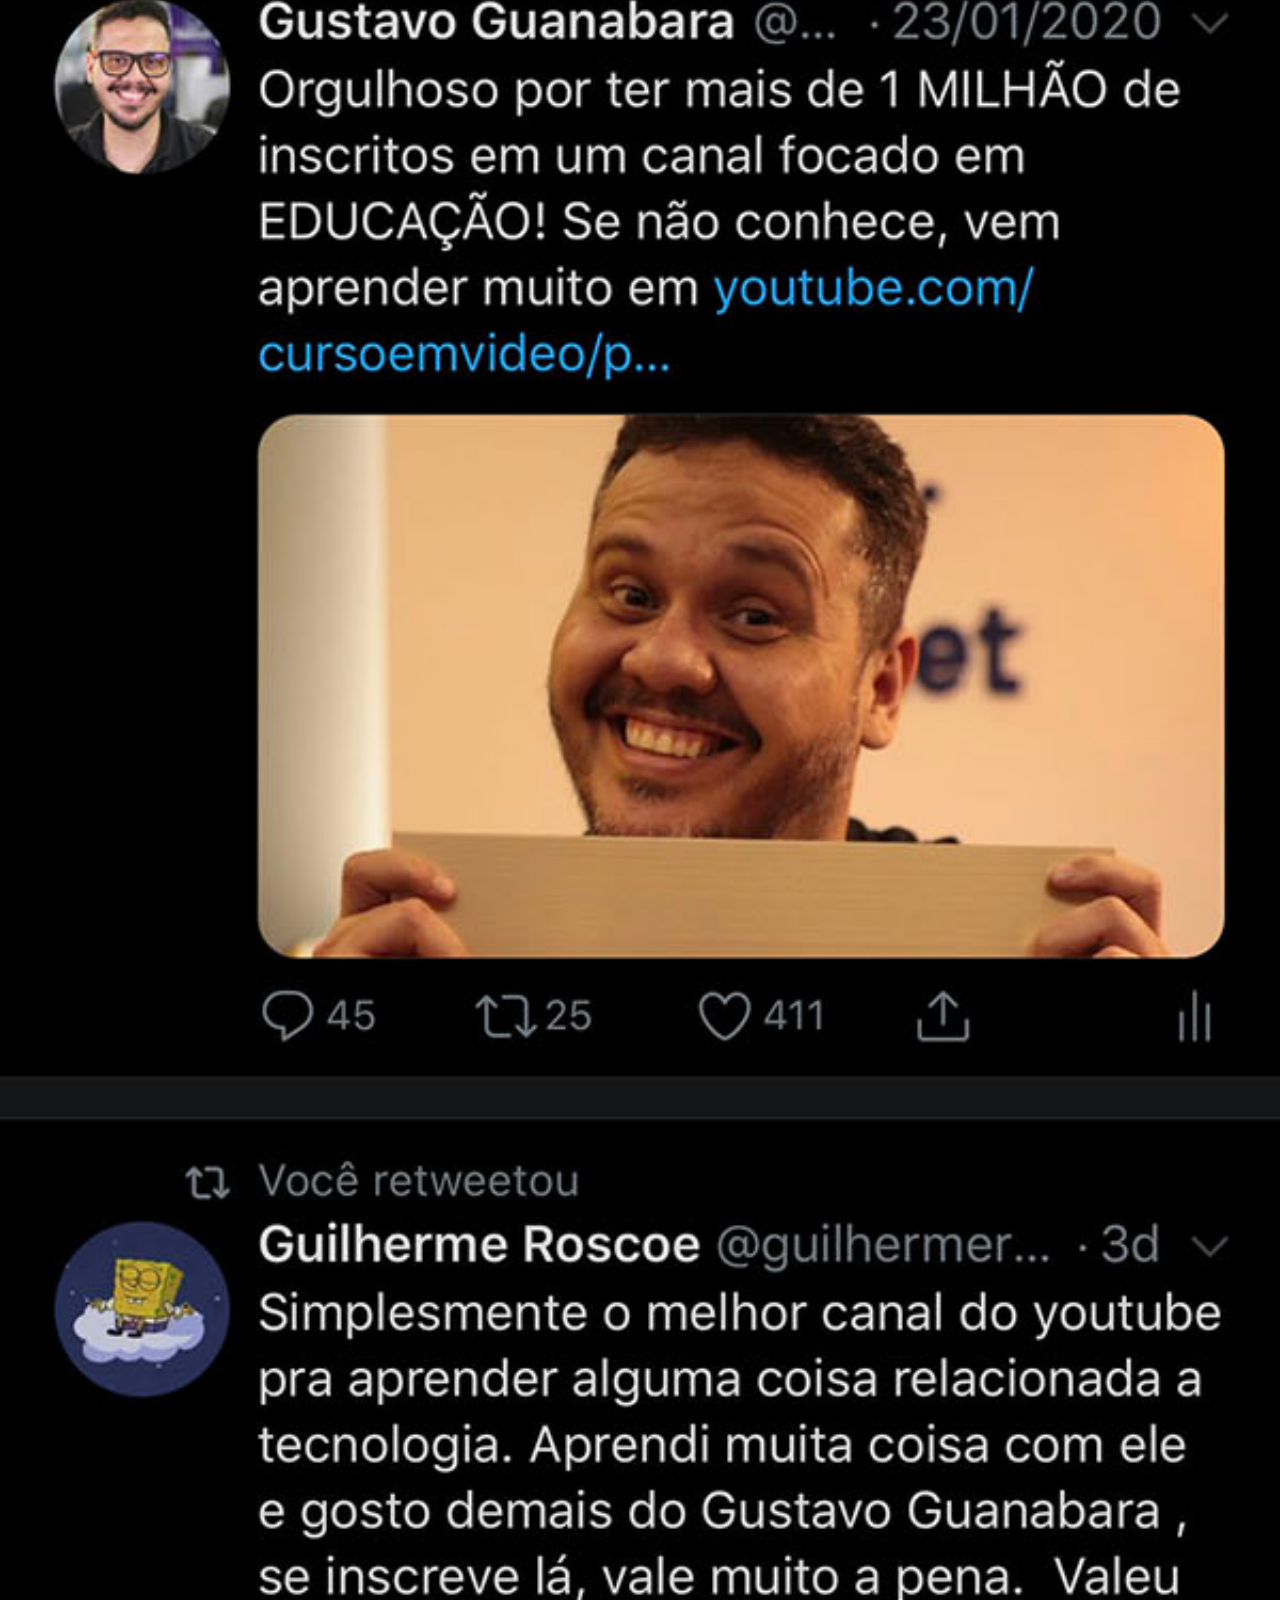
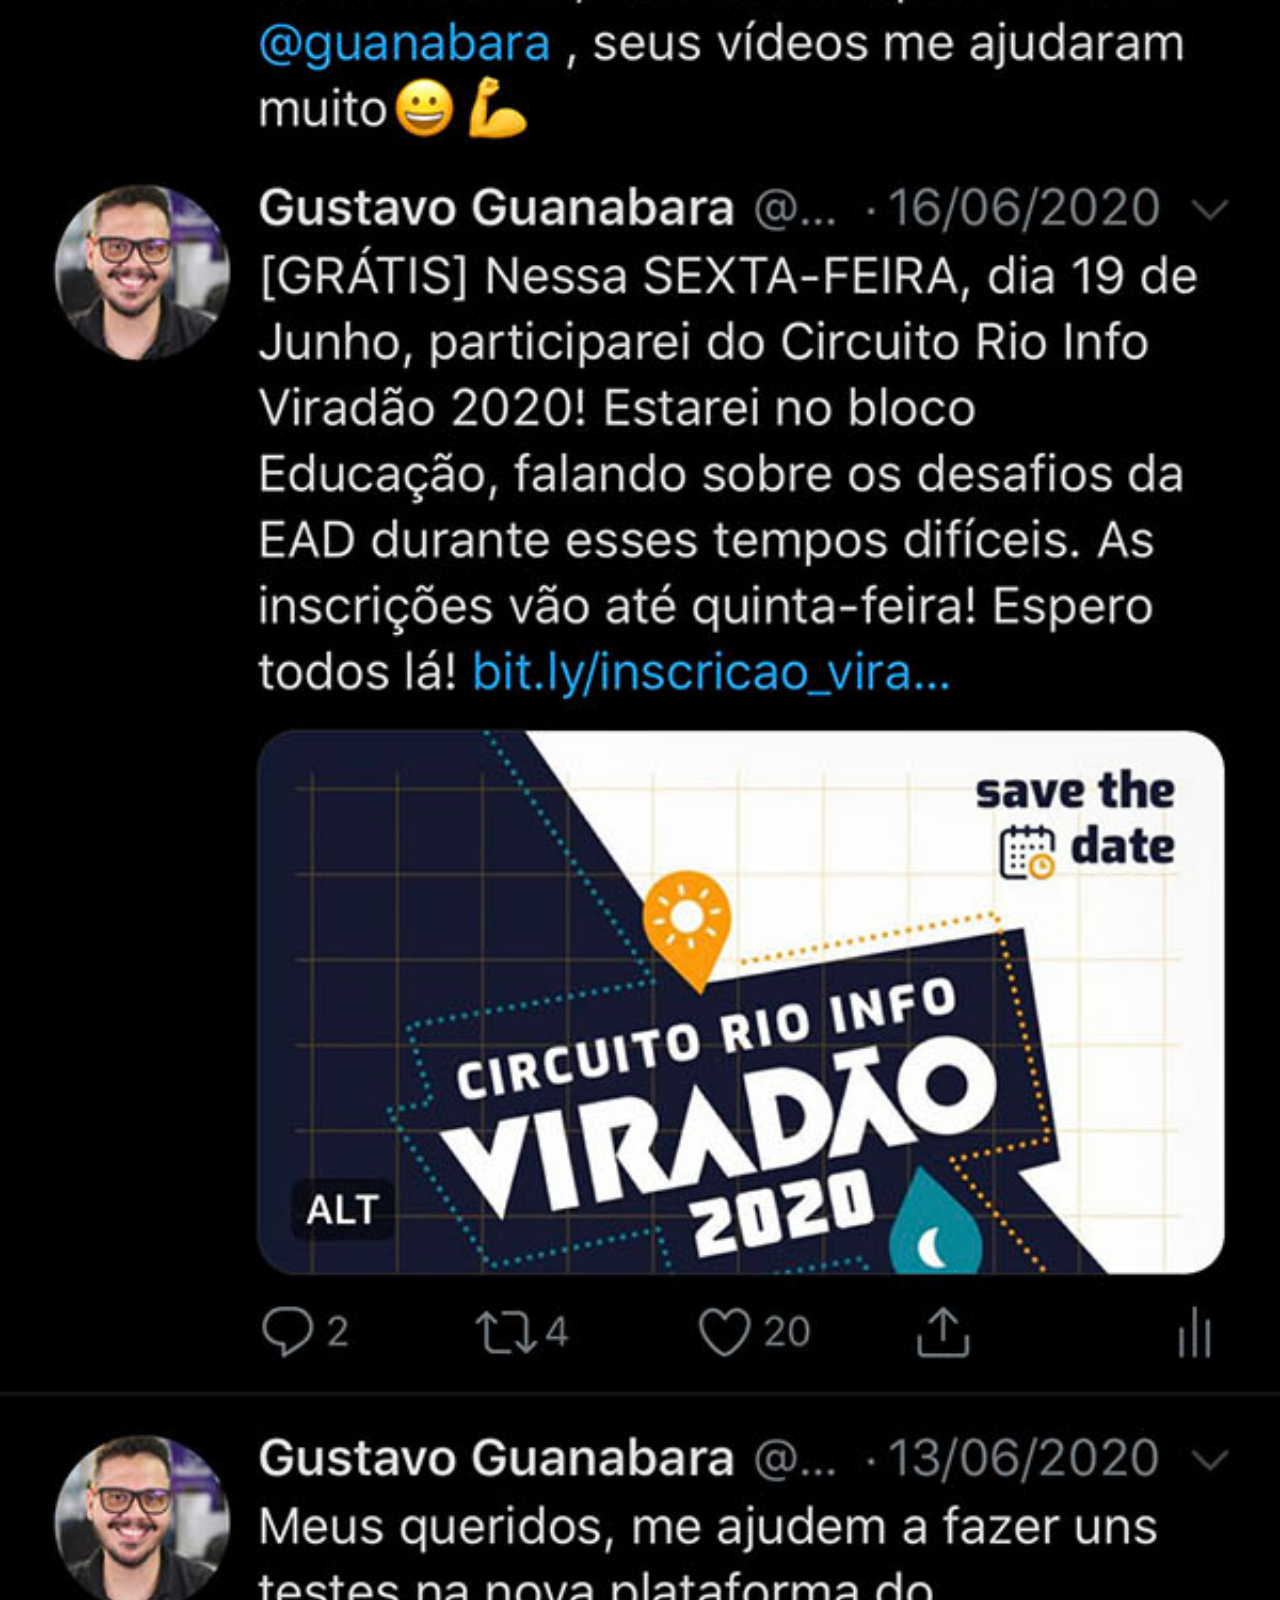
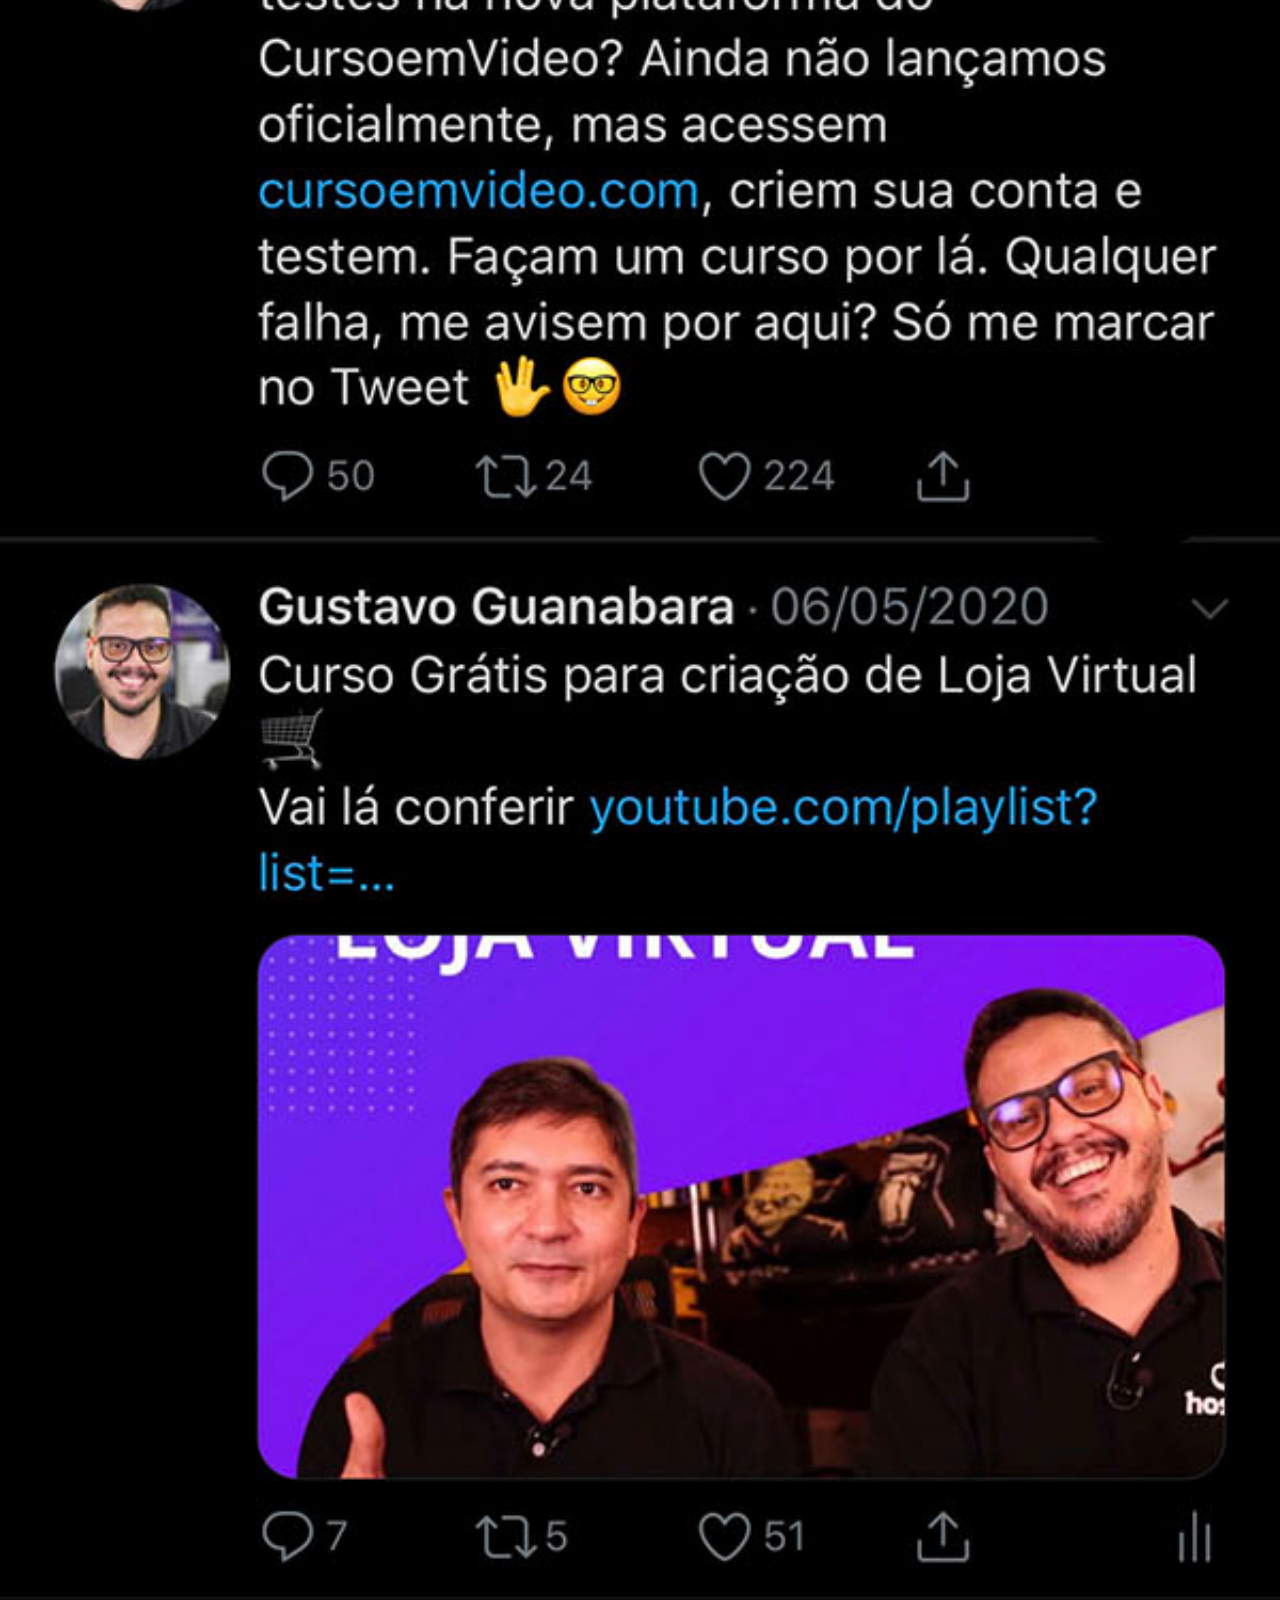
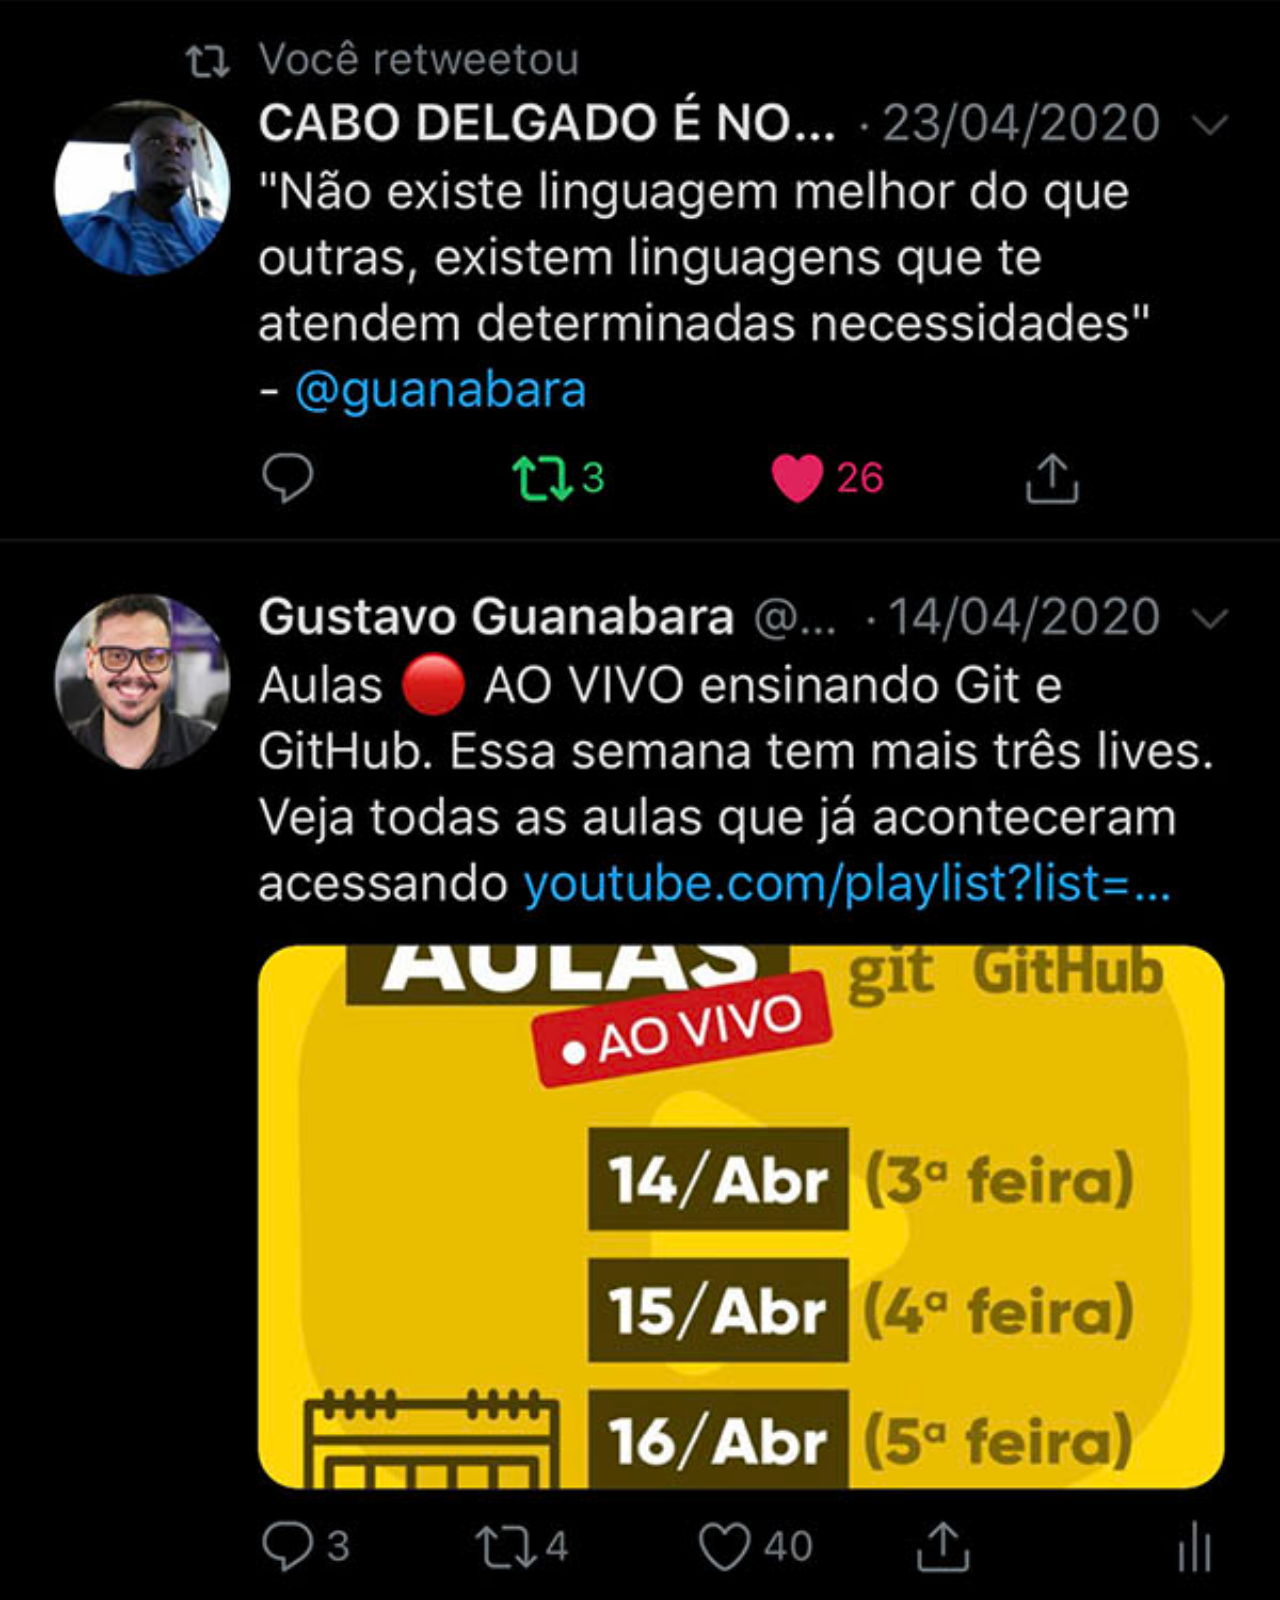
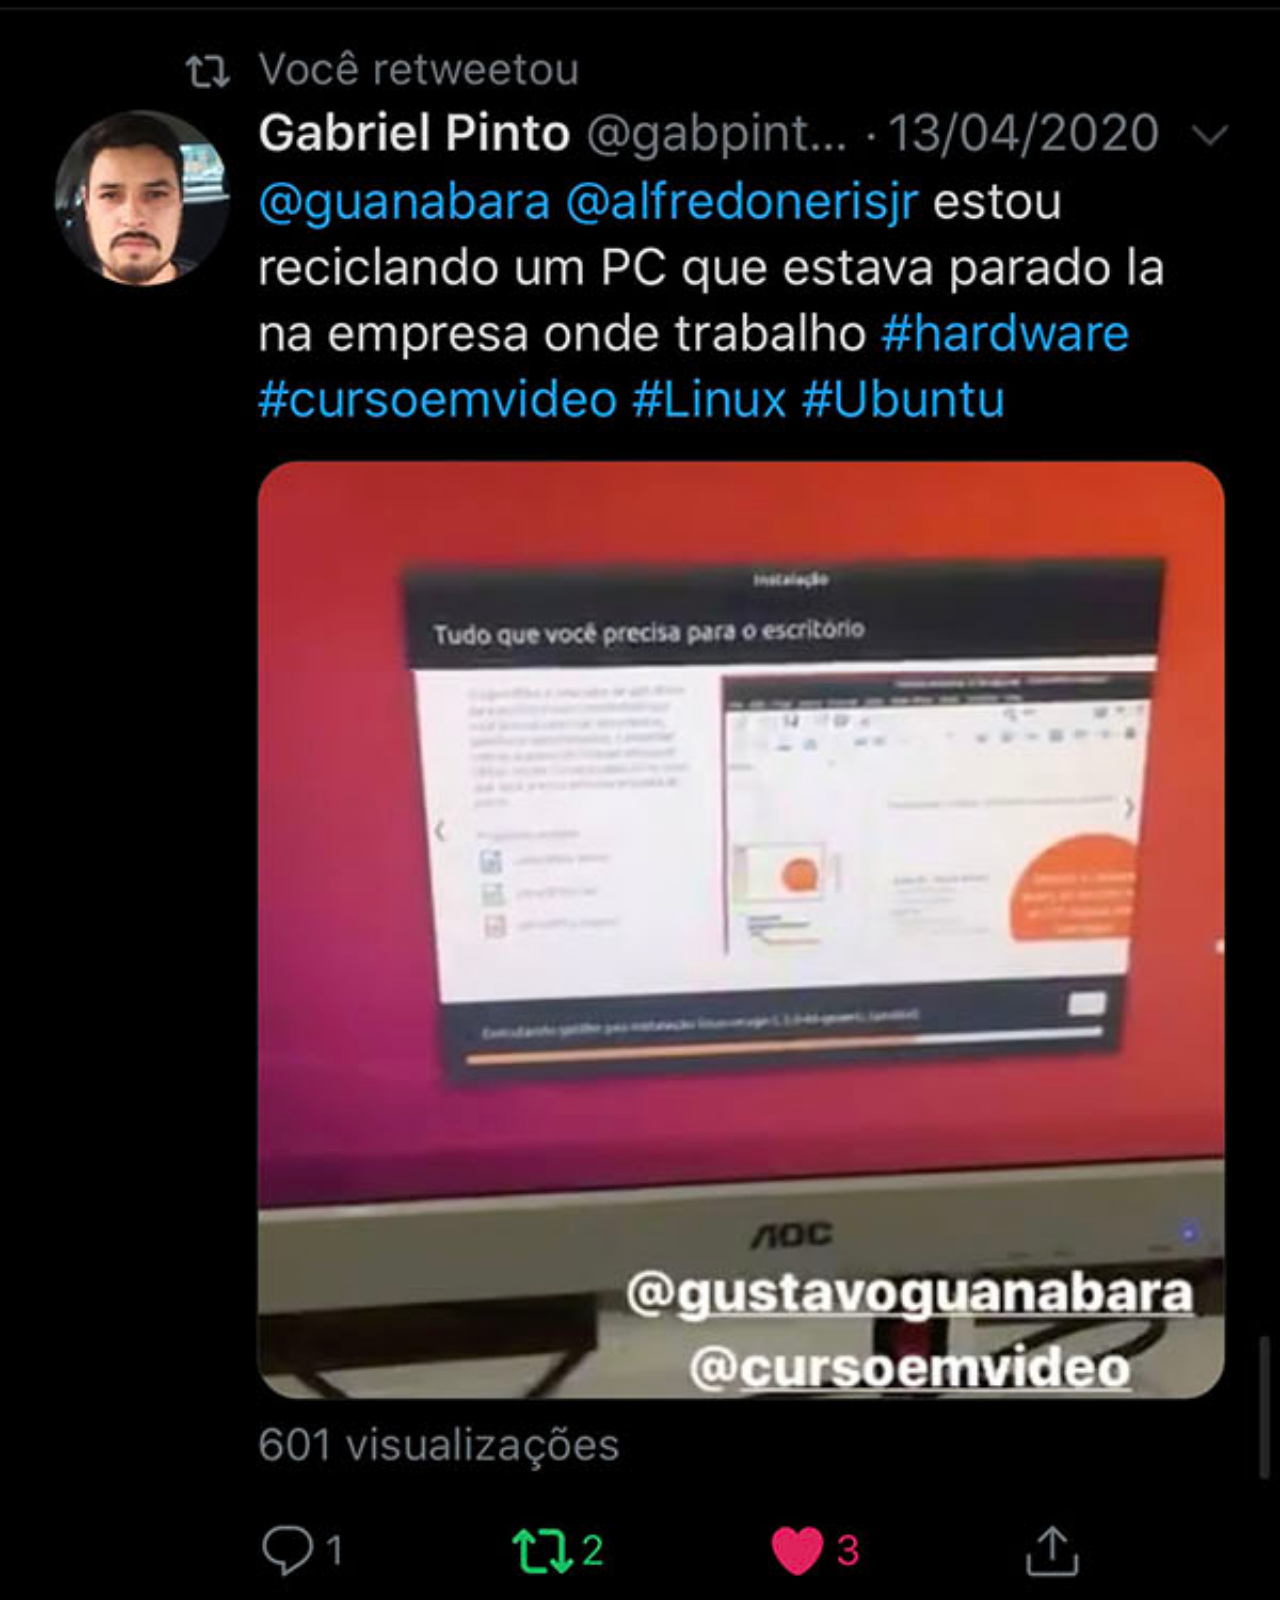
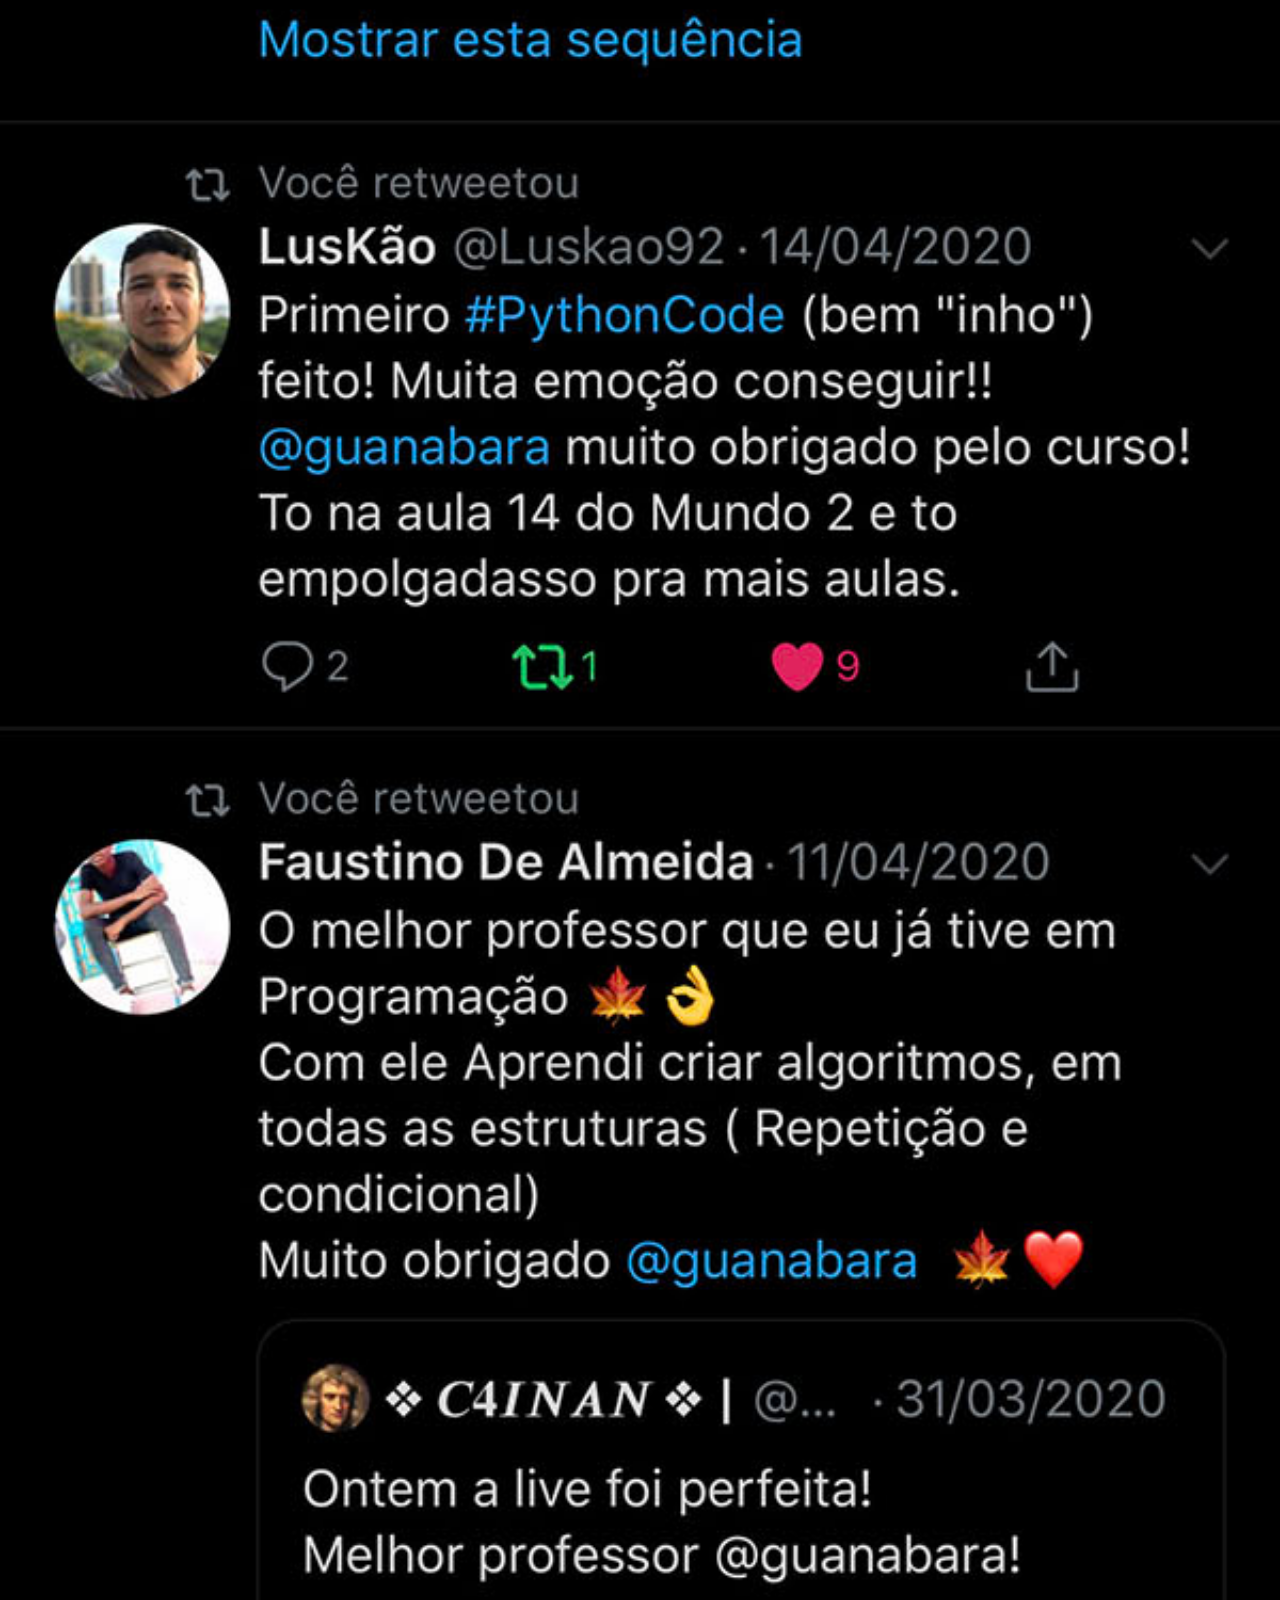
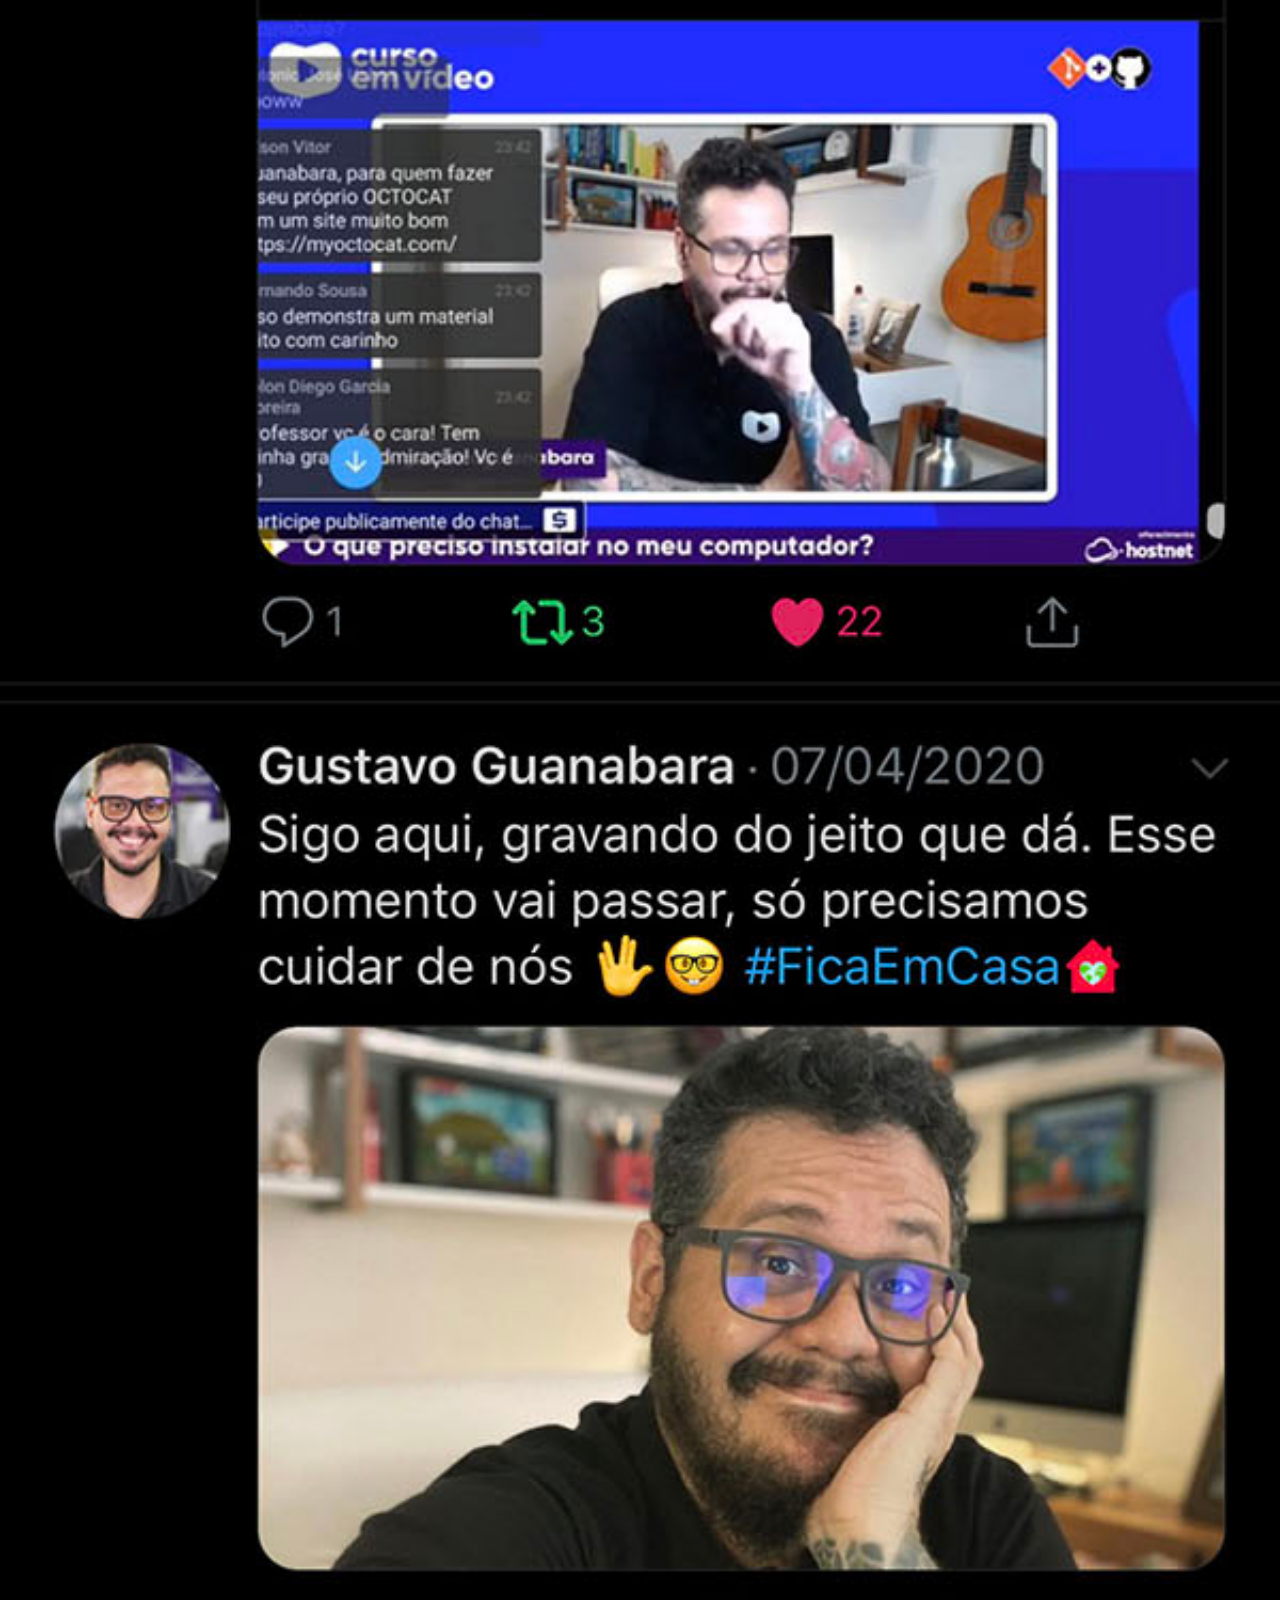
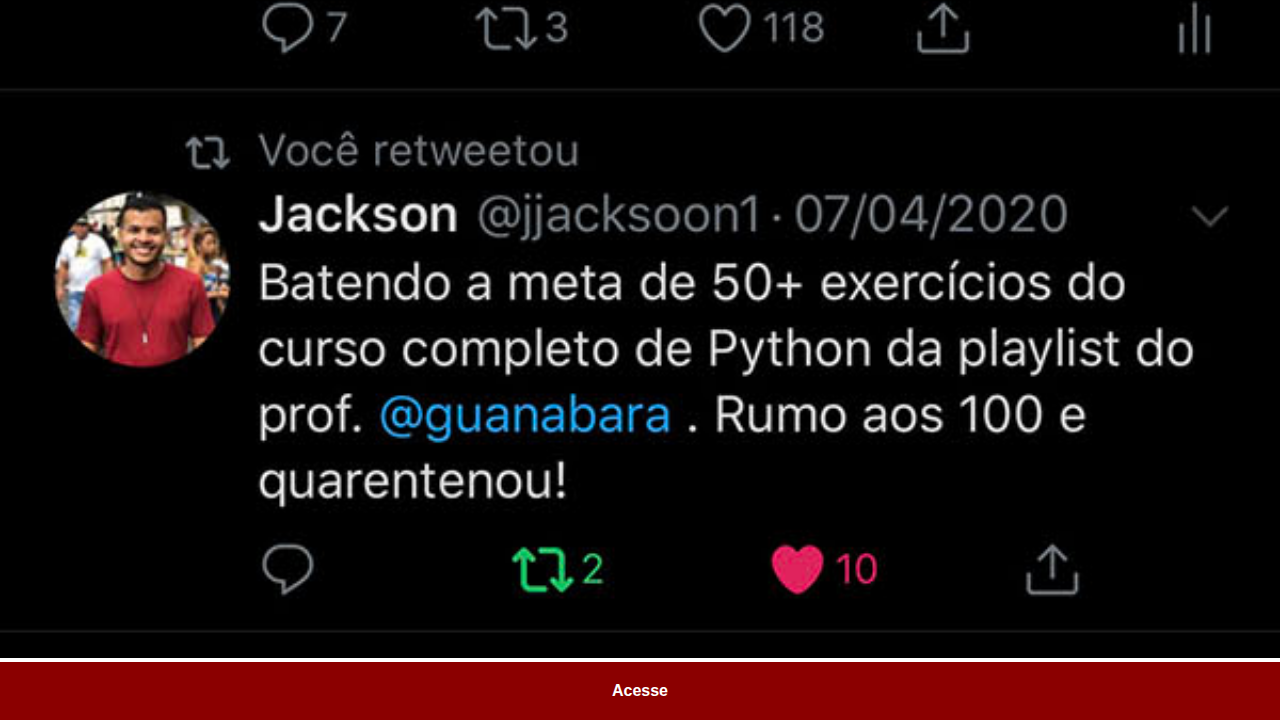
<file: twitter.html>
<!DOCTYPE html>
<html lang="en">
<head>
    <meta charset="UTF-8">
    <meta http-equiv="X-UA-Compatible" content="IE=edge">
    <meta name="viewport" content="width=device-width, initial-scale=1.0">
    <title>Twitter</title>
    <link rel="stylesheet" href="estilos/social.css">k
</head>
<body>
    <img src="imagens/tela-twitter.jpg" alt="twitter">
    <a href="https://twitter.com/" target="_blank">Acesse</a>
</body>
</html>
</file>
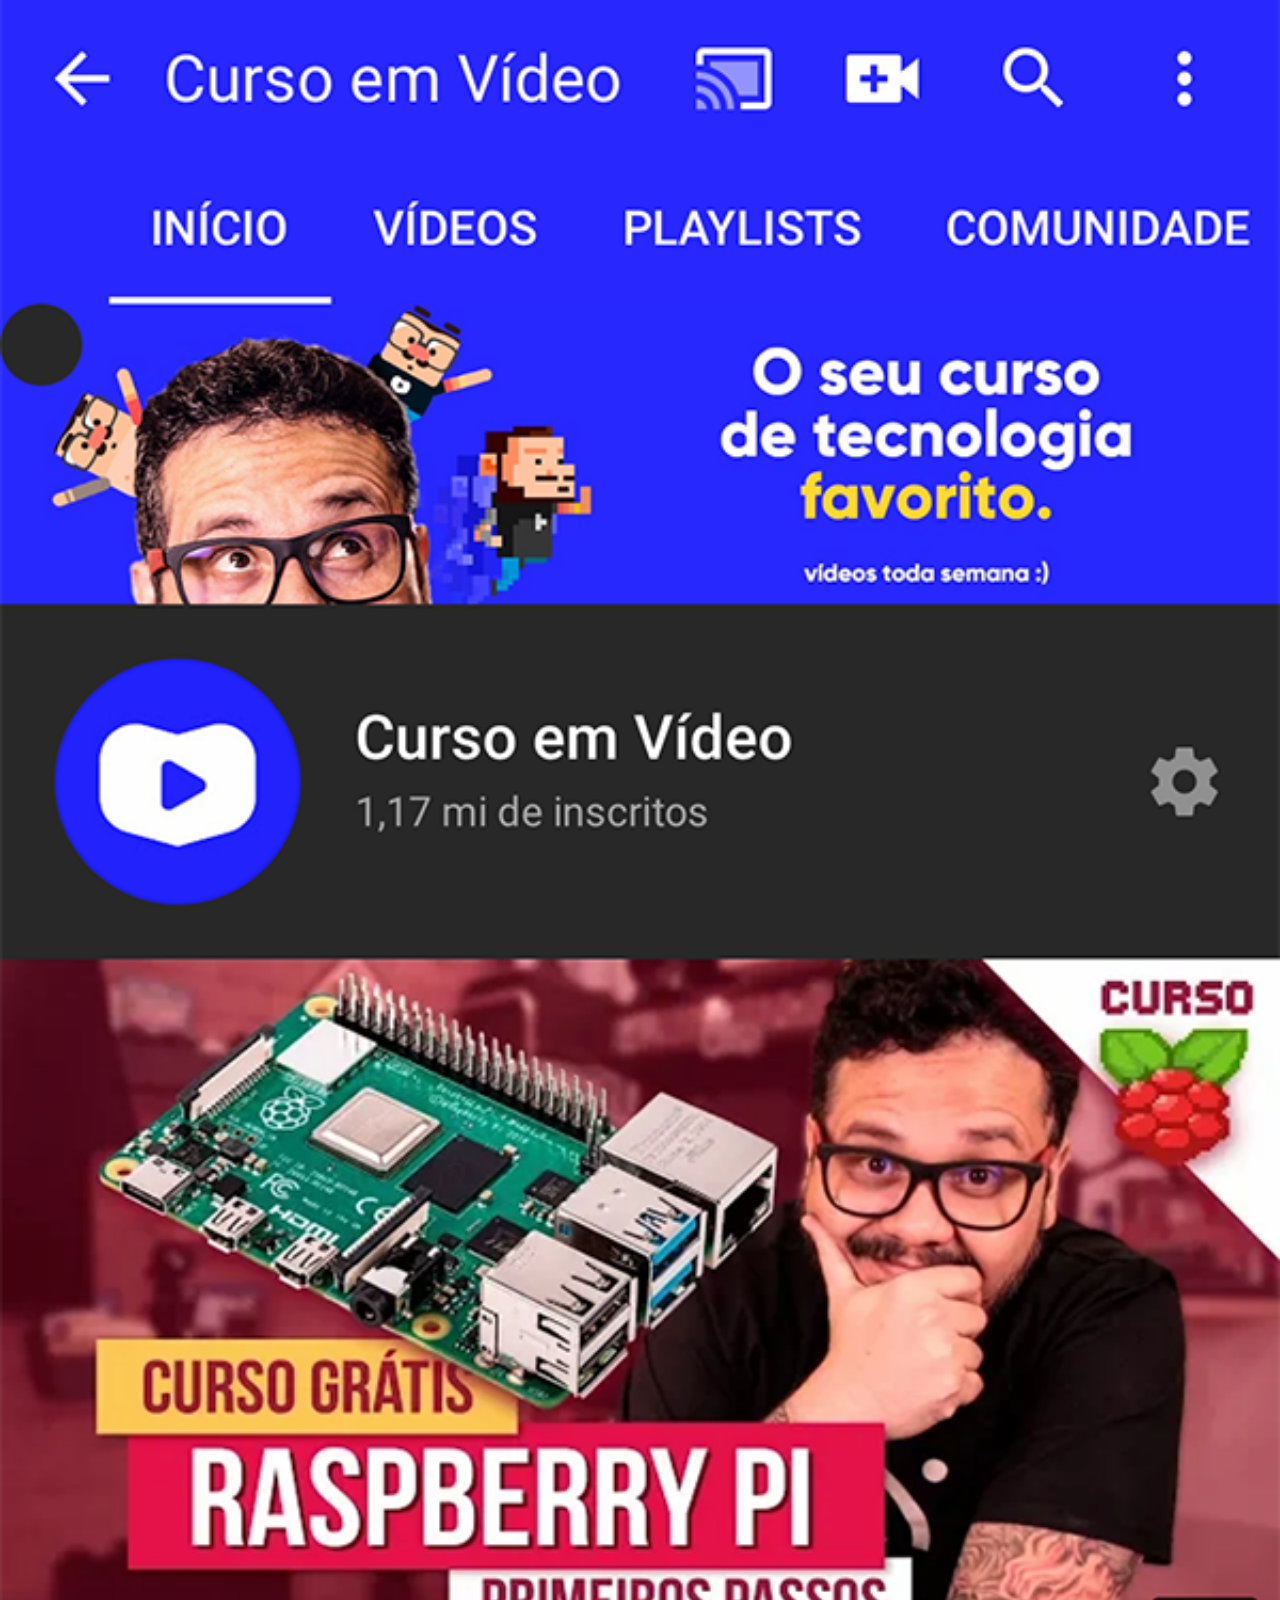
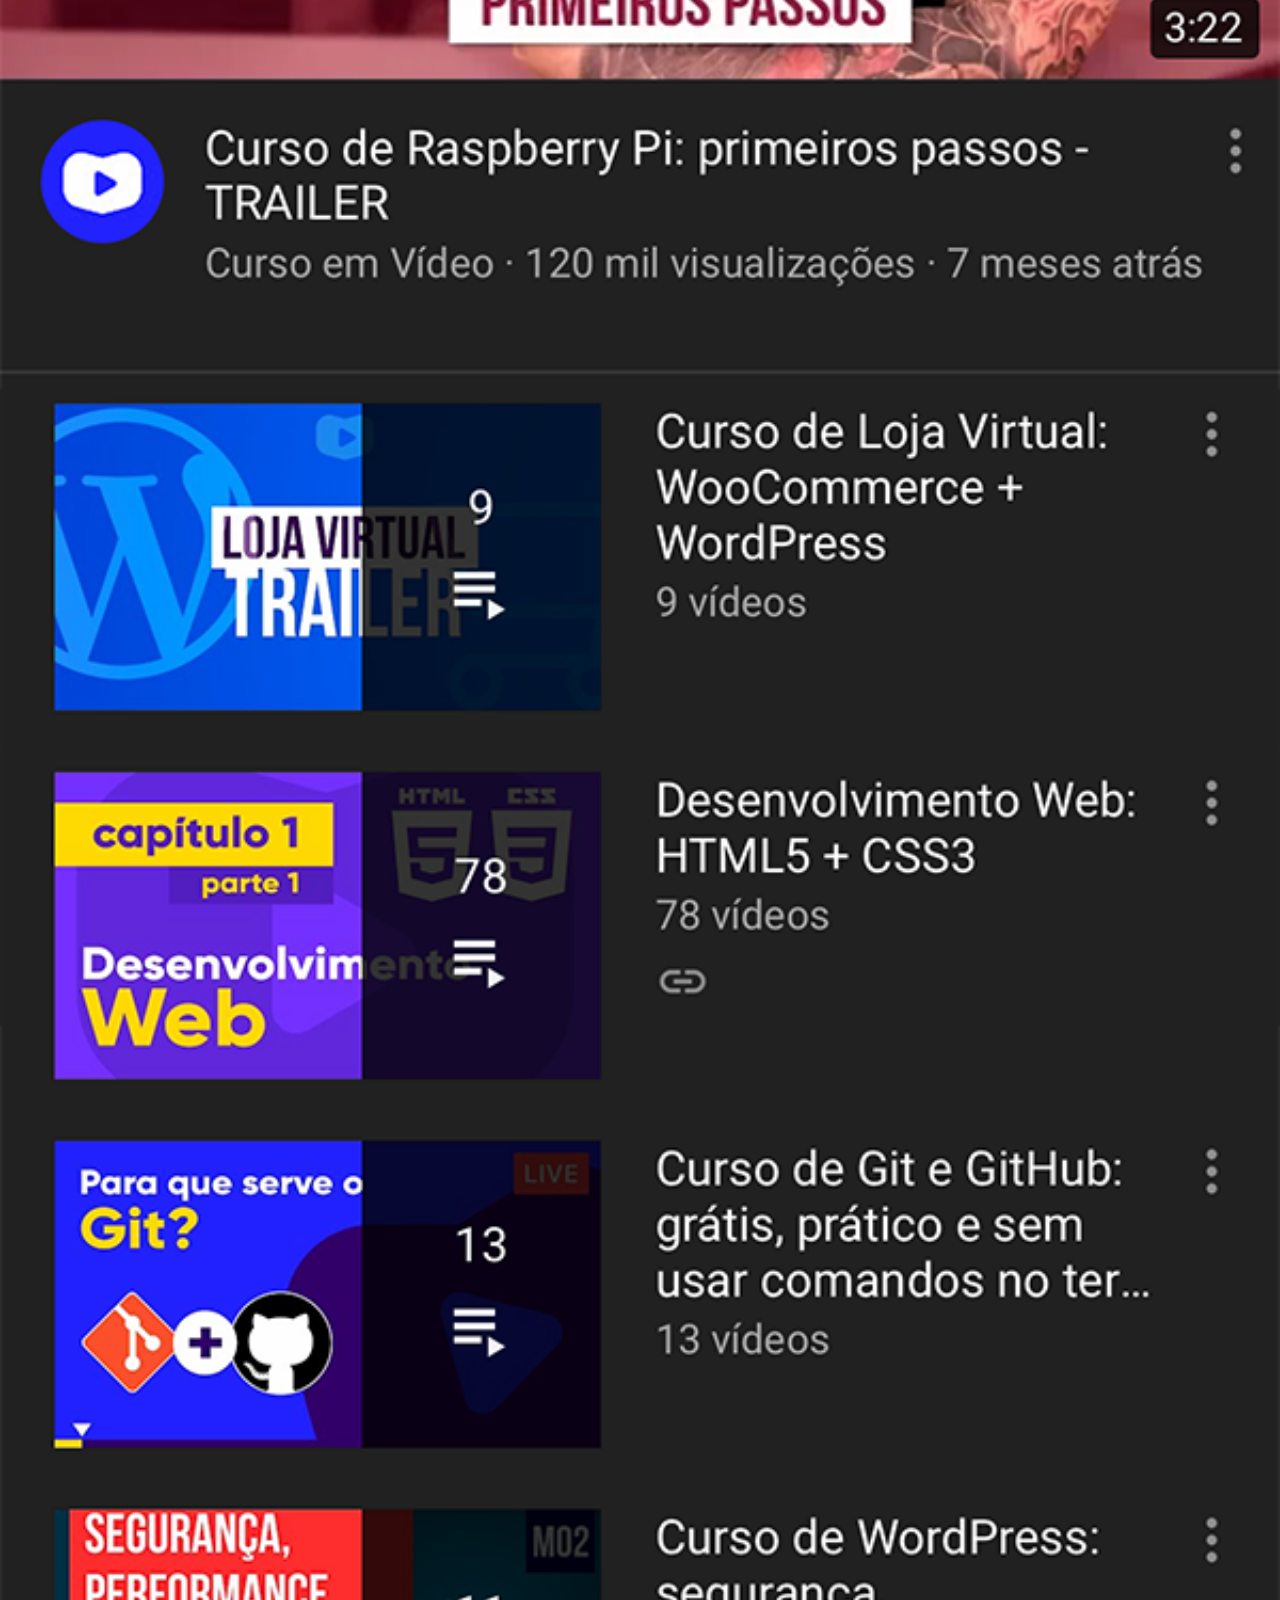
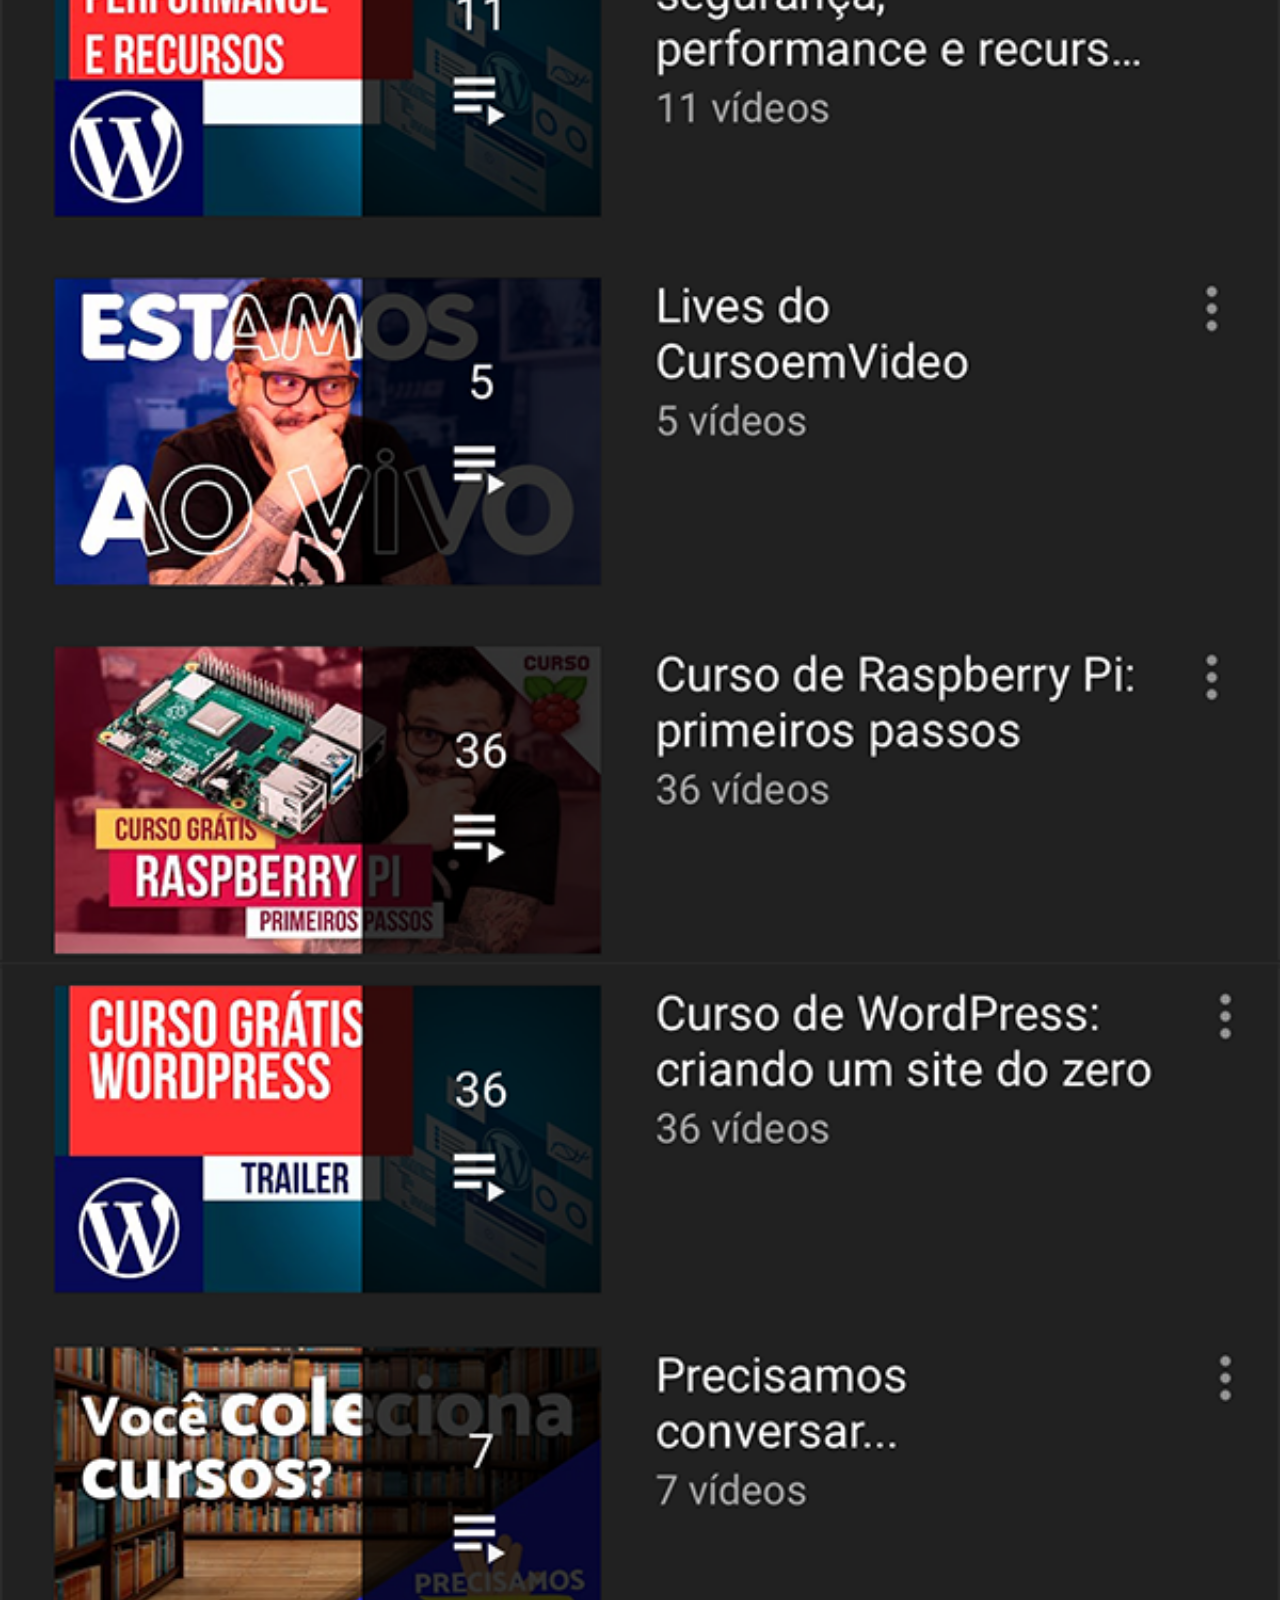
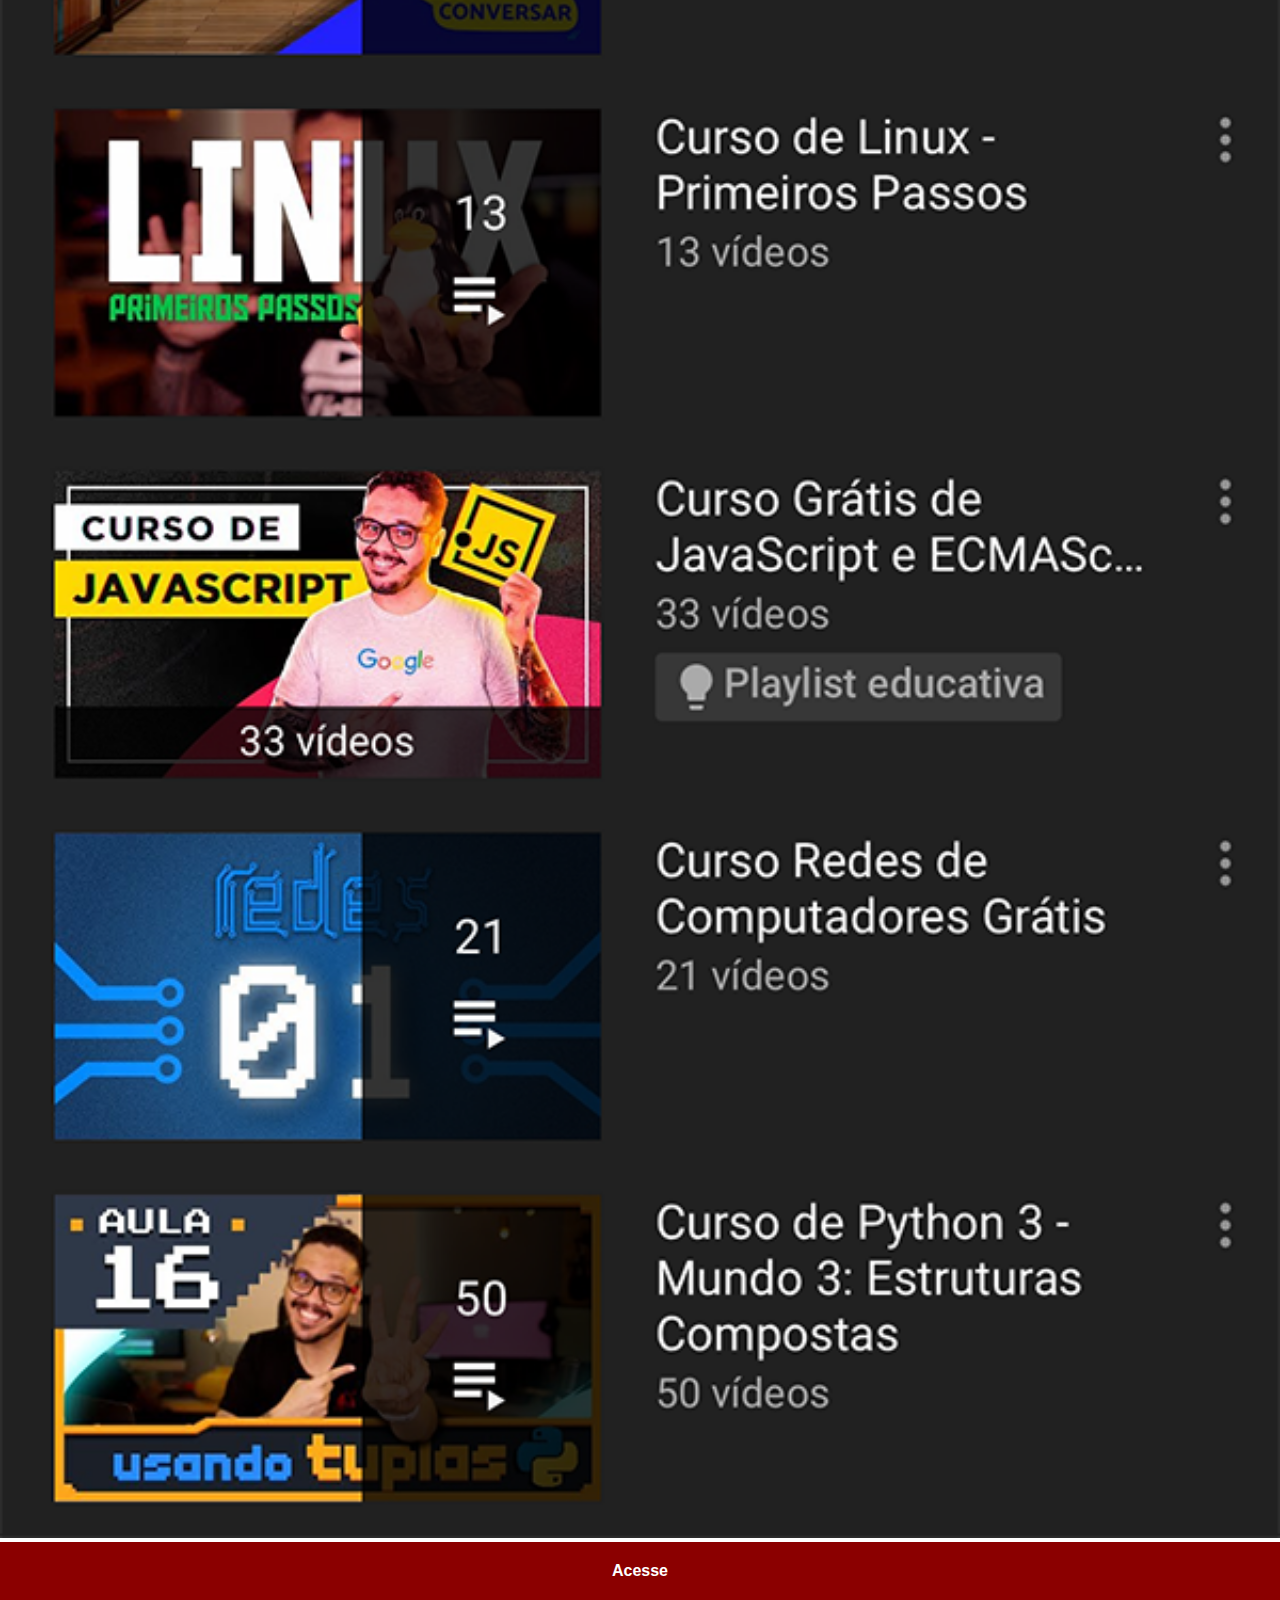
<file: youtube.html>
<!DOCTYPE html>
<html lang="pt-br">
<head>
    <meta charset="UTF-8">
    <meta http-equiv="X-UA-Compatible" content="IE=edge">
    <meta name="viewport" content="width=device-width, initial-scale=1.0">
    <title>Youtube</title>
    <link rel="stylesheet" href="estilos/social.css">
</head>
<body>
    <img src="imagens/tela-youtube.png" alt="Youtube">
    <a href="https://www.youtube.com/@CursoemVideo" target="_blank">Acesse</a>
</body>
</html>
</file>
<file: estilos/social.css>
@charset "UTF-8";

        *{
            margin: 0px;
            padding: 0px;
            font-family: Arial, Helvetica, sans-serif;
        }

        ::-webkit-scrollbar{
            width: 0px;
            height: 0px;
        }
        img{
            width: 100vw;

        }

        a{
            display: block;
            background-color: darkred;
            color: white;
            padding: 20px;
            font-weight: bolder;
            text-align: center;
            text-decoration: none;
        }

        a:hover{
            background-color: red;
        }
</file>
